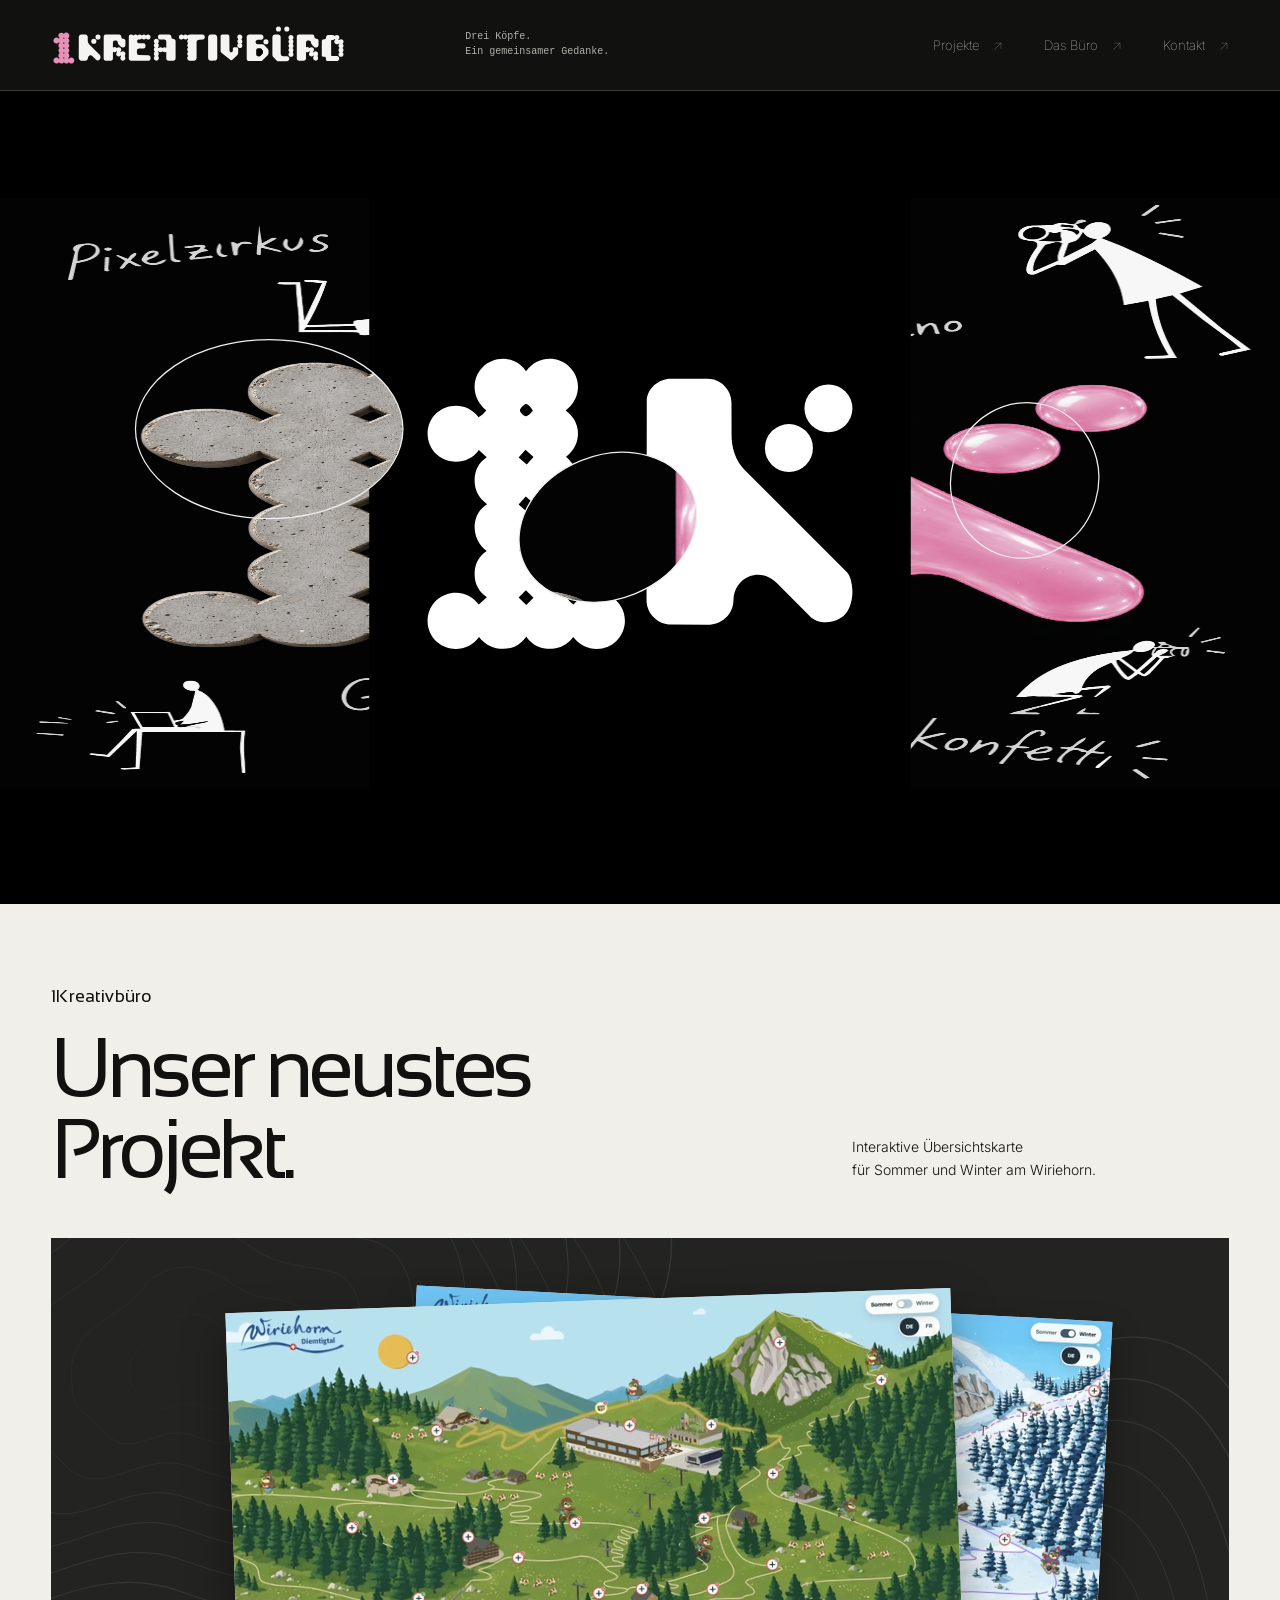
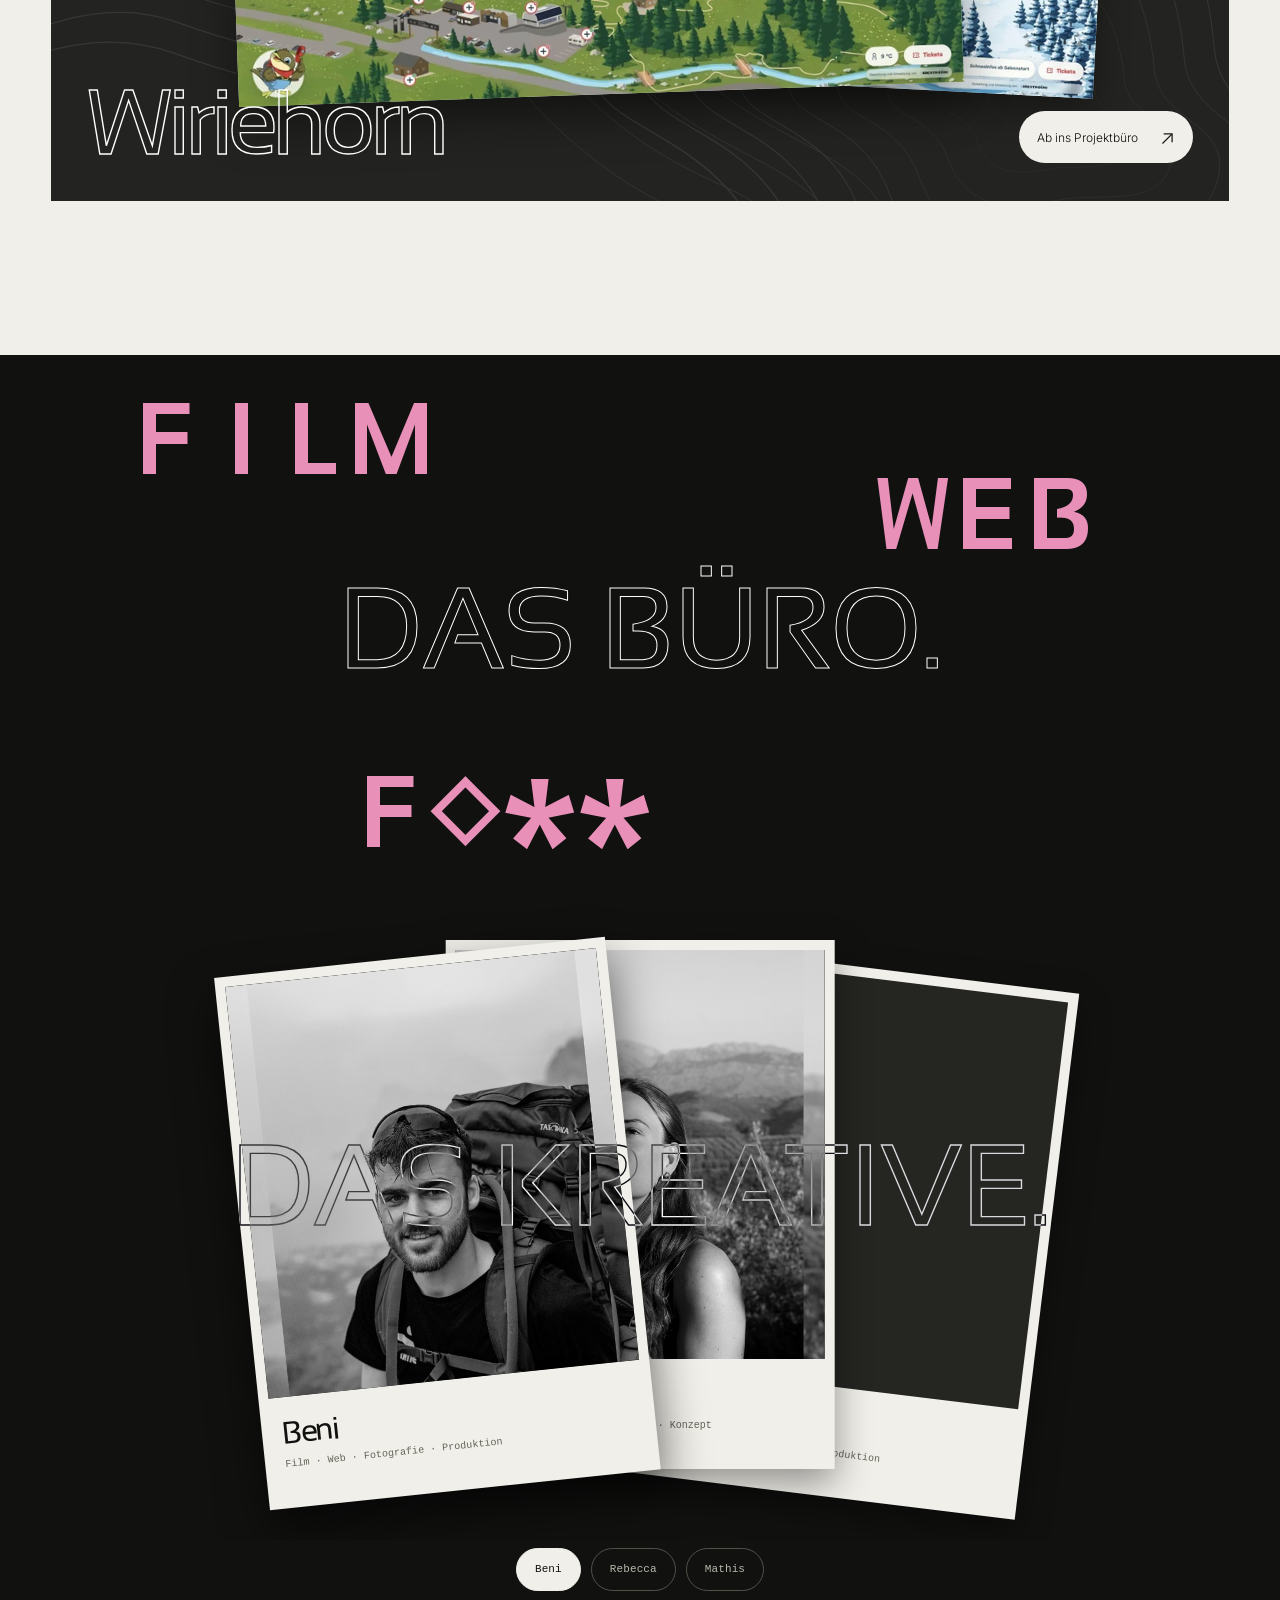
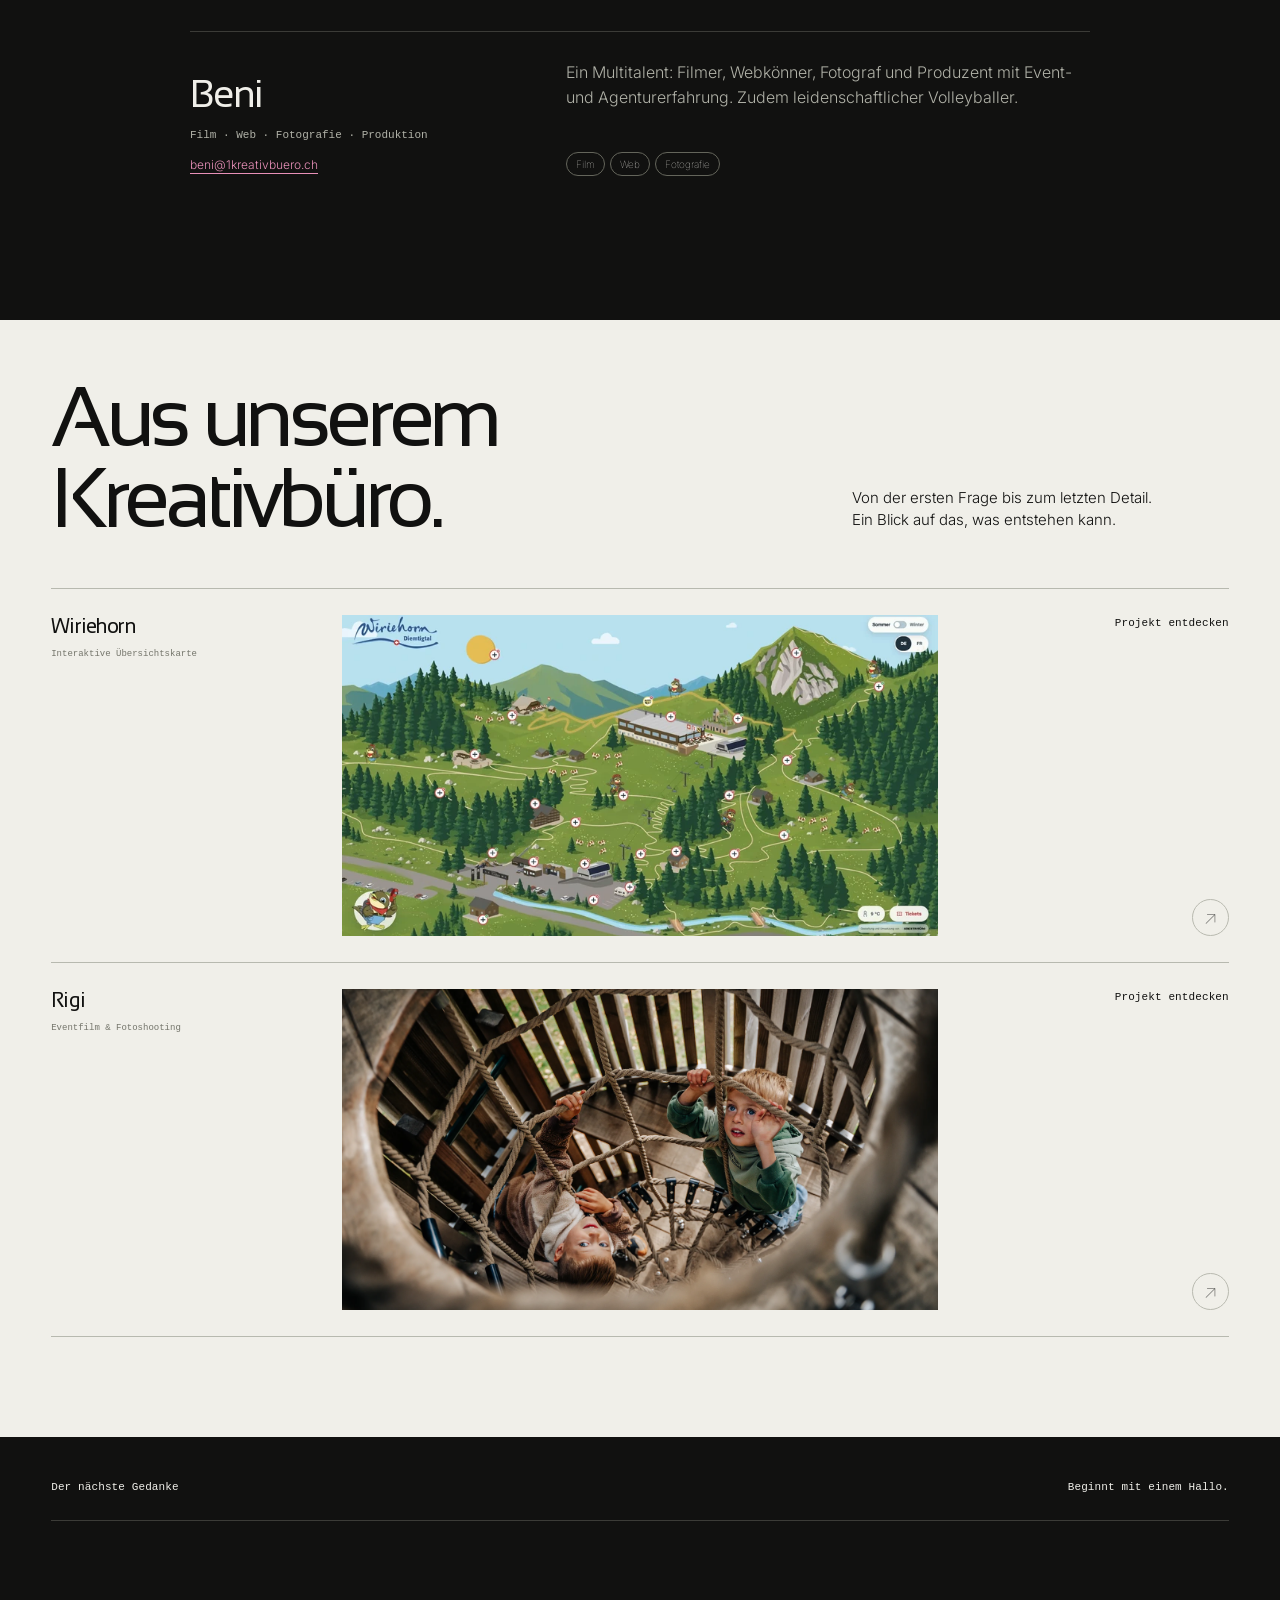
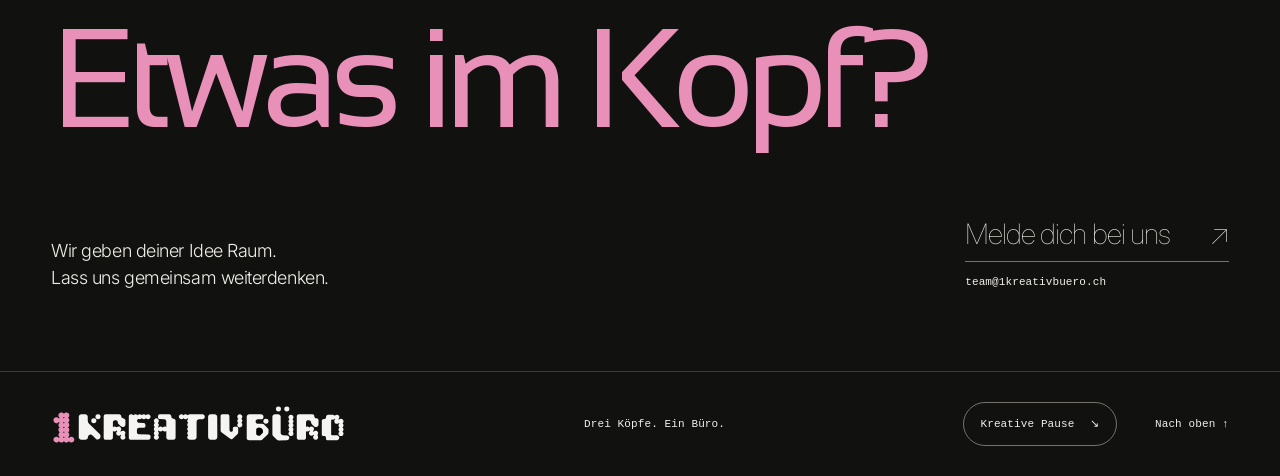
<file: index.html>
<!doctype html>
<html lang="de-CH">
<head>
  <meta charset="utf-8">
  <meta name="viewport" content="width=device-width, initial-scale=1">
  <meta name="description" content="1Kreativbüro: Beni, Rebecca und Mathis. Drei kreative Köpfe für Film, Fotografie, Illustration und Web. Entdecke unsere Projekte.">
  <meta name="theme-color" content="#111110">
  <title>1Kreativbüro — Drei Köpfe. Ein Büro.</title>
  <!-- SEO:START -->
  <link rel="canonical" href="https://1kreativbuero.ch/">
  <meta property="og:type" content="website">
  <meta property="og:site_name" content="1Kreativbüro">
  <meta property="og:locale" content="de_CH">
  <meta property="og:title" content="1Kreativbüro — Drei Köpfe. Ein Büro.">
  <meta property="og:description" content="1Kreativbüro: Beni, Rebecca und Mathis. Drei kreative Köpfe für Film, Fotografie, Illustration und Web. Entdecke unsere Projekte.">
  <meta property="og:url" content="https://1kreativbuero.ch/">
  <meta property="og:image" content="https://1kreativbuero.ch/assets/social/studio.jpg">
  <meta property="og:image:type" content="image/jpeg">
  <meta property="og:image:width" content="1200">
  <meta property="og:image:height" content="630">
  <meta property="og:image:alt" content="1Kreativbüro als farbige Materialbuchstaben auf schwarzem Hintergrund.">
  <meta name="twitter:card" content="summary_large_image">
  <meta name="twitter:title" content="1Kreativbüro — Drei Köpfe. Ein Büro.">
  <meta name="twitter:description" content="1Kreativbüro: Beni, Rebecca und Mathis. Drei kreative Köpfe für Film, Fotografie, Illustration und Web. Entdecke unsere Projekte.">
  <meta name="twitter:image" content="https://1kreativbuero.ch/assets/social/studio.jpg">
  <meta name="twitter:image:alt" content="1Kreativbüro als farbige Materialbuchstaben auf schwarzem Hintergrund.">
  <script type="application/ld+json">{
  "@context": "https://schema.org",
  "@type": "Organization",
  "@id": "https://1kreativbuero.ch/#organization",
  "name": "1Kreativbüro",
  "url": "https://1kreativbuero.ch/",
  "logo": "https://1kreativbuero.ch/assets/LogoNavbar.svg",
  "email": "team@1kreativbuero.ch",
  "description": "Drei kreative Köpfe für Film, Fotografie, Illustration und Web."
}</script>
  <!-- SEO:END -->
  <!-- Google tag (gtag.js) -->
<script async src="https://www.googletagmanager.com/gtag/js?id=G-DJLJV97510"></script>
<script>
  window.dataLayer = window.dataLayer || [];
  function gtag(){window.dataLayer.push(arguments);}
  gtag('js', new Date());

  gtag('config', 'G-DJLJV97510');
</script>
  <link rel="icon" href="assets/favicon.png" type="image/png">
  <link rel="preconnect" href="https://fonts.googleapis.com">
  <link rel="preconnect" href="https://fonts.gstatic.com" crossorigin>
  <link href="https://fonts.googleapis.com/css2?family=Inter:wght@100;300&amp;family=Sansation:ital,wght@0,300;0,400;0,700;1,300;1,400;1,700&amp;display=swap" rel="stylesheet">
  <link rel="stylesheet" href="styles.css?v=75">
  <!-- Gemeinsame Helfer und Daten vor den Seiten-Scripts laden. -->
  <script defer src="navigation.js?v=1"></script>
  <script defer src="shared.js?v=47"></script>
  <script defer src="content.js?v=70"></script>
  <script defer src="studio.js?v=63"></script>
  <script defer src="app.js?v=56"></script>
  <script defer src="background-motion.js?v=71"></script>
  <script defer src="hero-reveal.js?v=57"></script>
  <script defer src="creative-pause.js?v=4"></script>
</head>
<body>
  <a class="skip-link" href="#inhalt">Zum Inhalt</a>
  <header class="site-header">
    <a class="wordmark navbar-logo" href="/" aria-label="1Kreativbüro Startseite"><img src="assets/LogoNavbar.svg?v=3" alt="1Kreativbüro" width="842" height="113"></a>
    <span class="header-note">Drei Köpfe.<br>Ein gemeinsamer Gedanke.</span>
    <nav aria-label="Hauptnavigation"><a href="/#projekte">Projekte <span>↗</span></a><a href="/#buero">Das Büro <span>↗</span></a><a href="/kontakt">Kontakt <span>↗</span></a></nav>
  </header>

  <main id="inhalt">
    <section class="hero" aria-label="1Kreativbüro entdecken">
      <div class="hero-composition hero-reveal">
        <svg class="hero-reveal-stage" viewBox="0 0 1474.02 680.31" aria-labelledby="reveal-title reveal-description">
          <title id="reveal-title">1Kreativbüro entdecken</title>
          <desc id="reveal-description">Drei bewegliche Gucklöcher zeigen die bunten Buchstaben und Ideen unter dem weissen Logo. Fahre mit dem Cursor in ein Oval, um es mitzunehmen. Eine schnelle Bewegung löst es wieder. Auf Touch-Geräten kannst du die Ovale ziehen, mit der Tastatur die Pfeiltasten nutzen.</desc>
          <defs>
            <mask id="hero-reveal-mask" maskUnits="userSpaceOnUse" x="0" y="0" width="1474.02" height="680.31" style="mask-type: luminance">
              <rect width="1474.02" height="680.31" fill="white"/>
              <ellipse data-reveal-hole="0" cx="310" cy="255" rx="154" ry="103" fill="black"/>
              <ellipse data-reveal-hole="1" cx="700" cy="378" rx="103" ry="81" fill="black" transform="rotate(-22 700 378)"/>
              <ellipse data-reveal-hole="2" cx="1180" cy="324" rx="83" ry="88" fill="black" transform="rotate(16 1180 324)"/>
            </mask>
          </defs>
          <image href="assets/Background-3072.webp" width="1474.02" height="680.31" preserveAspectRatio="none"/>
          <image href="assets/LogoHeroOverlay.svg" width="1474.02" height="680.31" mask="url(#hero-reveal-mask)"/>
          <g class="hero-reveal-handles">
            <ellipse class="hero-reveal-handle" data-reveal-handle="0" cx="310" cy="255" rx="154" ry="103" tabindex="0" role="button" aria-label="Linkes Guckloch verschieben, mit Pfeiltasten oder Ziehen"/>
            <ellipse class="hero-reveal-handle" data-reveal-handle="1" cx="700" cy="378" rx="103" ry="81" transform="rotate(-22 700 378)" tabindex="0" role="button" aria-label="Mittleres Guckloch verschieben, mit Pfeiltasten oder Ziehen"/>
            <ellipse class="hero-reveal-handle" data-reveal-handle="2" cx="1180" cy="324" rx="83" ry="88" transform="rotate(16 1180 324)" tabindex="0" role="button" aria-label="Rechtes Guckloch verschieben, mit Pfeiltasten oder Ziehen"/>
          </g>
        </svg>
      </div>
    </section>

    <section class="featured section-pad" id="highlight" aria-labelledby="featured-title">
      <h1 class="hero-site-title" id="home-title">1Kreativbüro</h1>
      <div class="section-heading"><h2 id="featured-title">Unser neustes<br>Projekt.</h2><p>Interaktive Übersichtskarte<br>für Sommer und Winter am Wiriehorn.</p></div>
      <div class="feature-stage" id="feature-stage"></div>
    </section>

    <section class="about section-pad" id="buero" aria-labelledby="about-title">
      <div class="studio-story" id="studio-story" role="region" aria-label="Unsere drei Disziplinen: Foto, Film und Web">
        <div class="studio-scene" id="studio-scene">
          <div class="studio-grid" id="studio-grid" aria-hidden="true"></div>
          <h2 class="studio-title" id="about-title"><button class="studio-title-label" id="studio-title-label" type="button" aria-label="DAS BÜRO."><span aria-hidden="true">DAS BÜRO.</span></button></h2>
          <div class="studio-hotspot studio-hotspot-photo"><span class="sr-only">Foto</span><span class="studio-word" data-word="FOTO" aria-hidden="true">FOTO</span></div>
          <div class="studio-hotspot studio-hotspot-video"><span class="sr-only">Film</span><span class="studio-word" data-word="FILM" aria-hidden="true">FILM</span></div>
          <div class="studio-hotspot studio-hotspot-web"><span class="sr-only">Web</span><span class="studio-word" data-word="WEB" aria-hidden="true">WEB</span></div>
        </div>
      </div>
      <section class="creative" aria-labelledby="creative-title">
        <div class="people-deck" id="people-grid" role="group" aria-label="Die drei Köpfe im Kreativbüro"><h3 class="creative-title creative-title-fill" id="creative-title"><span>DAS KREATIVE.</span></h3></div>
        <div class="people-switches" id="people-switches" role="group" aria-label="Teammitglied auswählen"></div>
        <div class="person-panel" id="person-panel" role="region" aria-label="Die ausgewählte Perspektive" aria-live="polite" aria-atomic="true"></div>
      </section>
    </section>

    <section class="projects section-pad" id="projekte" aria-labelledby="projects-title">
      <div class="section-heading"><h2 id="projects-title">Aus unserem<br>Kreativbüro.</h2><p>Von der ersten Frage bis zum letzten Detail.<br>Ein Blick auf das, was entstehen kann.</p></div>
      <div class="project-list" id="project-list"></div>
    </section>


  </main>

  <footer class="site-footer">
    <section class="contact section-pad" id="kontakt" aria-labelledby="contact-title">
      <div class="section-label meta"><span>Der nächste Gedanke</span><span>Beginnt mit einem Hallo.</span></div>
      <h2 id="contact-title">Etwas im Kopf<span class="serif">?</span></h2>
      <div class="contact-bottom"><p>Wir geben deiner Idee Raum.<br>Lass uns gemeinsam weiterdenken.</p><div id="contact-action"><a class="contact-placeholder" href="/kontakt#kontaktformular">Melde dich bei uns <span aria-hidden="true">↗</span></a><a class="meta" href="mailto:team@1kreativbuero.ch" data-studio-email data-email-address>team@1kreativbuero.ch</a></div></div>
    </section>
  <div class="footer-bottom"><a class="wordmark navbar-logo" href="/" aria-label="1Kreativbüro Startseite"><img src="assets/LogoNavbar.svg?v=3" alt="1Kreativbüro" width="842" height="113" loading="lazy"></a><span class="meta">Drei Köpfe. Ein Büro.</span><div class="footer-actions"><button class="creative-pause-trigger meta" type="button" data-creative-pause aria-haspopup="dialog" hidden>Kreative Pause <span aria-hidden="true">↘</span></button><a href="#inhalt" class="meta">Nach oben ↑</a></div></div>
  </footer>
  <noscript><p class="noscript-note">Für die Projekt- und Teamübersicht bitte JavaScript aktivieren. Das Gestaltungskonzept und die Inhaltsvorlagen liegen auch im Projektordner unter docs.</p></noscript>
</body>
</html>
</file>
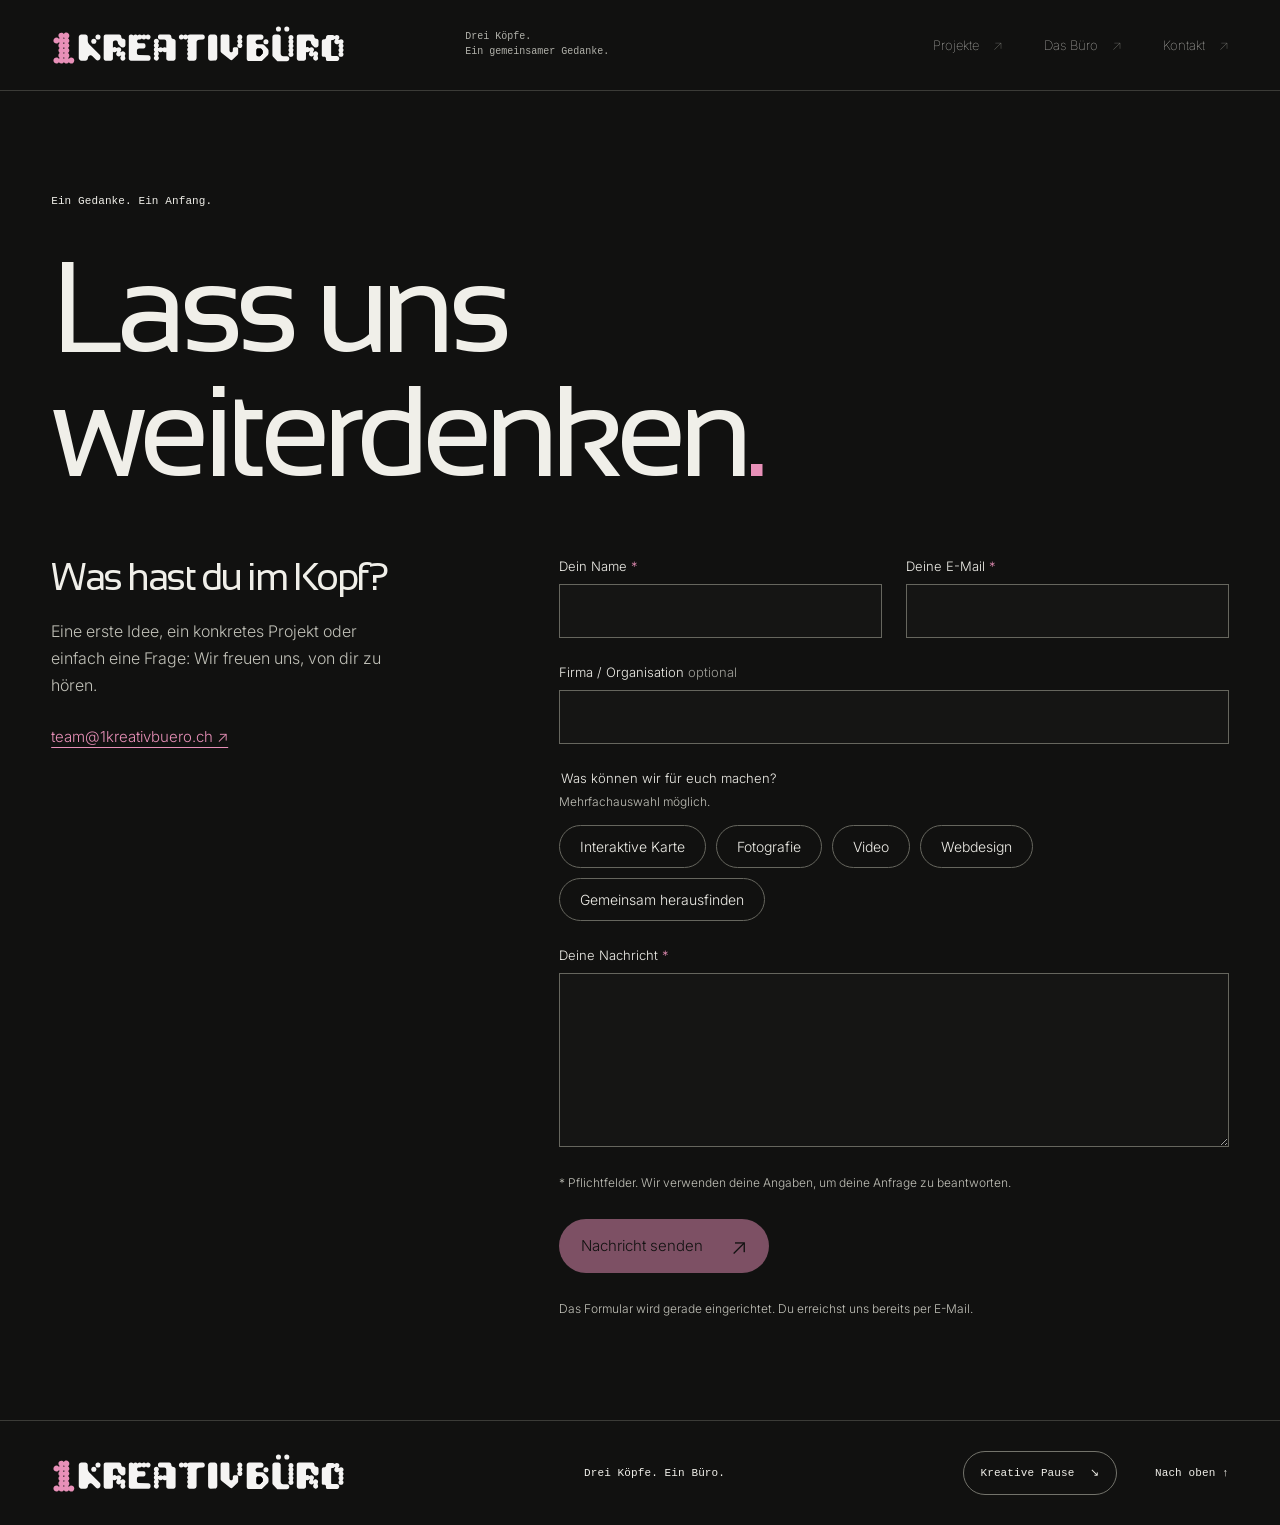
<file: kontakt.html>
<!doctype html>
<html lang="de-CH">
<head>
  <meta charset="utf-8">
  <meta name="viewport" content="width=device-width, initial-scale=1">
  <meta name="description" content="Eine Idee im Kopf? Schreib Beni, Rebecca und Mathis vom 1Kreativbüro. Gemeinsam geben wir deiner Idee eine Form.">
  <meta name="theme-color" content="#111110">
  <title>Kontakt — 1Kreativbüro</title>
  <!-- SEO:START -->
  <link rel="canonical" href="https://1kreativbuero.ch/kontakt">
  <meta property="og:type" content="website">
  <meta property="og:site_name" content="1Kreativbüro">
  <meta property="og:locale" content="de_CH">
  <meta property="og:title" content="Kontakt — 1Kreativbüro">
  <meta property="og:description" content="Eine Idee im Kopf? Schreib Beni, Rebecca und Mathis vom 1Kreativbüro. Gemeinsam geben wir deiner Idee eine Form.">
  <meta property="og:url" content="https://1kreativbuero.ch/kontakt">
  <meta property="og:image" content="https://1kreativbuero.ch/assets/social/studio.jpg">
  <meta property="og:image:type" content="image/jpeg">
  <meta property="og:image:width" content="1200">
  <meta property="og:image:height" content="630">
  <meta property="og:image:alt" content="1Kreativbüro als farbige Materialbuchstaben auf schwarzem Hintergrund.">
  <meta name="twitter:card" content="summary_large_image">
  <meta name="twitter:title" content="Kontakt — 1Kreativbüro">
  <meta name="twitter:description" content="Eine Idee im Kopf? Schreib Beni, Rebecca und Mathis vom 1Kreativbüro. Gemeinsam geben wir deiner Idee eine Form.">
  <meta name="twitter:image" content="https://1kreativbuero.ch/assets/social/studio.jpg">
  <meta name="twitter:image:alt" content="1Kreativbüro als farbige Materialbuchstaben auf schwarzem Hintergrund.">
  <!-- SEO:END -->
  <!-- Google tag (gtag.js) -->
<script async src="https://www.googletagmanager.com/gtag/js?id=G-DJLJV97510"></script>
<script>
  window.dataLayer = window.dataLayer || [];
  function gtag(){window.dataLayer.push(arguments);}
  gtag('js', new Date());

  gtag('config', 'G-DJLJV97510');
</script>
  <link rel="icon" href="assets/favicon.png" type="image/png">
  <link rel="preconnect" href="https://fonts.googleapis.com">
  <link rel="preconnect" href="https://fonts.gstatic.com" crossorigin>
  <link href="https://fonts.googleapis.com/css2?family=Inter:wght@100;300&amp;family=Sansation:ital,wght@0,300;0,400;0,700;1,300;1,400;1,700&amp;display=swap" rel="stylesheet">
  <link rel="stylesheet" href="styles.css?v=75">
  <script defer src="navigation.js?v=1"></script>
  <script defer src="content.js?v=70"></script>
  <script defer src="contact.js?v=68"></script>
  <script defer src="background-motion.js?v=71"></script>
  <script defer src="creative-pause.js?v=4"></script>
</head>
<body class="contact-page">
  <a class="skip-link" href="#inhalt">Zum Inhalt</a>
  <header class="site-header">
    <a class="wordmark navbar-logo" href="/" aria-label="1Kreativbüro Startseite"><img src="assets/LogoNavbar.svg?v=3" alt="1Kreativbüro" width="842" height="113"></a>
    <span class="header-note">Drei Köpfe.<br>Ein gemeinsamer Gedanke.</span>
    <nav aria-label="Hauptnavigation"><a href="/#projekte">Projekte <span>↗</span></a><a href="/#buero">Das Büro <span>↗</span></a><a href="/kontakt">Kontakt <span>↗</span></a></nav>
  </header>
  <main id="inhalt" class="contact-page-main">
    <section class="contact-intro section-pad" aria-labelledby="contact-page-title">
      <p class="meta">Ein Gedanke. Ein Anfang.</p>
      <h1 id="contact-page-title">Lass uns<br>weiterdenken<span>.</span></h1>
      <div class="contact-form-layout">
        <div class="contact-form-copy">
          <h2>Was hast du im Kopf?</h2>
          <p>Eine erste Idee, ein konkretes Projekt oder einfach eine Frage: Wir freuen uns, von dir zu hören.</p>
          <a class="contact-direct" href="mailto:team@1kreativbuero.ch">team@1kreativbuero.ch ↗</a>
        </div>
        <form class="contact-form" id="kontaktformular" method="post" aria-label="Kontaktformular" aria-describedby="form-note">
          <div class="form-pair">
            <div class="form-field"><label for="contact-name">Dein Name <span aria-hidden="true">*</span></label><input id="contact-name" name="name" autocomplete="name" maxlength="120" required></div>
            <div class="form-field"><label for="contact-email">Deine E-Mail <span aria-hidden="true">*</span></label><input id="contact-email" name="email" type="email" autocomplete="email" maxlength="254" required></div>
          </div>
          <div class="form-field"><label for="contact-company">Firma / Organisation <span class="muted">optional</span></label><input id="contact-company" name="company" autocomplete="organization" maxlength="160"></div>
          <fieldset class="form-services">
            <legend>Was können wir für euch machen?</legend>
            <p class="form-services-note">Mehrfachauswahl möglich.</p>
            <div class="form-service-options">
              <label class="form-service"><input type="checkbox" name="services[]" value="Interaktive Karte"><span>Interaktive Karte</span></label>
              <label class="form-service"><input type="checkbox" name="services[]" value="Fotografie"><span>Fotografie</span></label>
              <label class="form-service"><input type="checkbox" name="services[]" value="Video"><span>Video</span></label>
              <label class="form-service"><input type="checkbox" name="services[]" value="Webdesign"><span>Webdesign</span></label>
              <label class="form-service"><input type="checkbox" name="services[]" value="Gemeinsam herausfinden"><span>Gemeinsam herausfinden</span></label>
            </div>
          </fieldset>
          <div class="form-field"><label for="contact-message">Deine Nachricht <span aria-hidden="true">*</span></label><textarea id="contact-message" name="message" rows="6" maxlength="6000" required></textarea></div>
          <div class="form-honeypot" aria-hidden="true"><label for="contact-website">Website</label><input id="contact-website" name="website" tabindex="-1" autocomplete="off"></div>
          <p class="form-note" id="form-note">* Pflichtfelder. Wir verwenden deine Angaben, um deine Anfrage zu beantworten.</p>
          <button class="form-submit" type="submit" disabled>Nachricht senden <span aria-hidden="true">↗</span></button>
          <p class="form-status" id="form-status" role="status" aria-live="polite">Das Formular wird gerade eingerichtet. Du erreichst uns bereits per E-Mail.</p>
          <noscript><p>Bitte schreib uns direkt an <a href="mailto:team@1kreativbuero.ch">team@1kreativbuero.ch</a>.</p></noscript>
        </form>
      </div>
    </section>
  </main>
  <footer class="site-footer">
  <div class="footer-bottom"><a class="wordmark navbar-logo" href="/" aria-label="1Kreativbüro Startseite"><img src="assets/LogoNavbar.svg?v=3" alt="1Kreativbüro" width="842" height="113" loading="lazy"></a><span class="meta">Drei Köpfe. Ein Büro.</span><div class="footer-actions"><button class="creative-pause-trigger meta" type="button" data-creative-pause aria-haspopup="dialog" hidden>Kreative Pause <span aria-hidden="true">↘</span></button><a href="#inhalt" class="meta">Nach oben ↑</a></div></div>
  </footer>
</body>
</html>
</file>
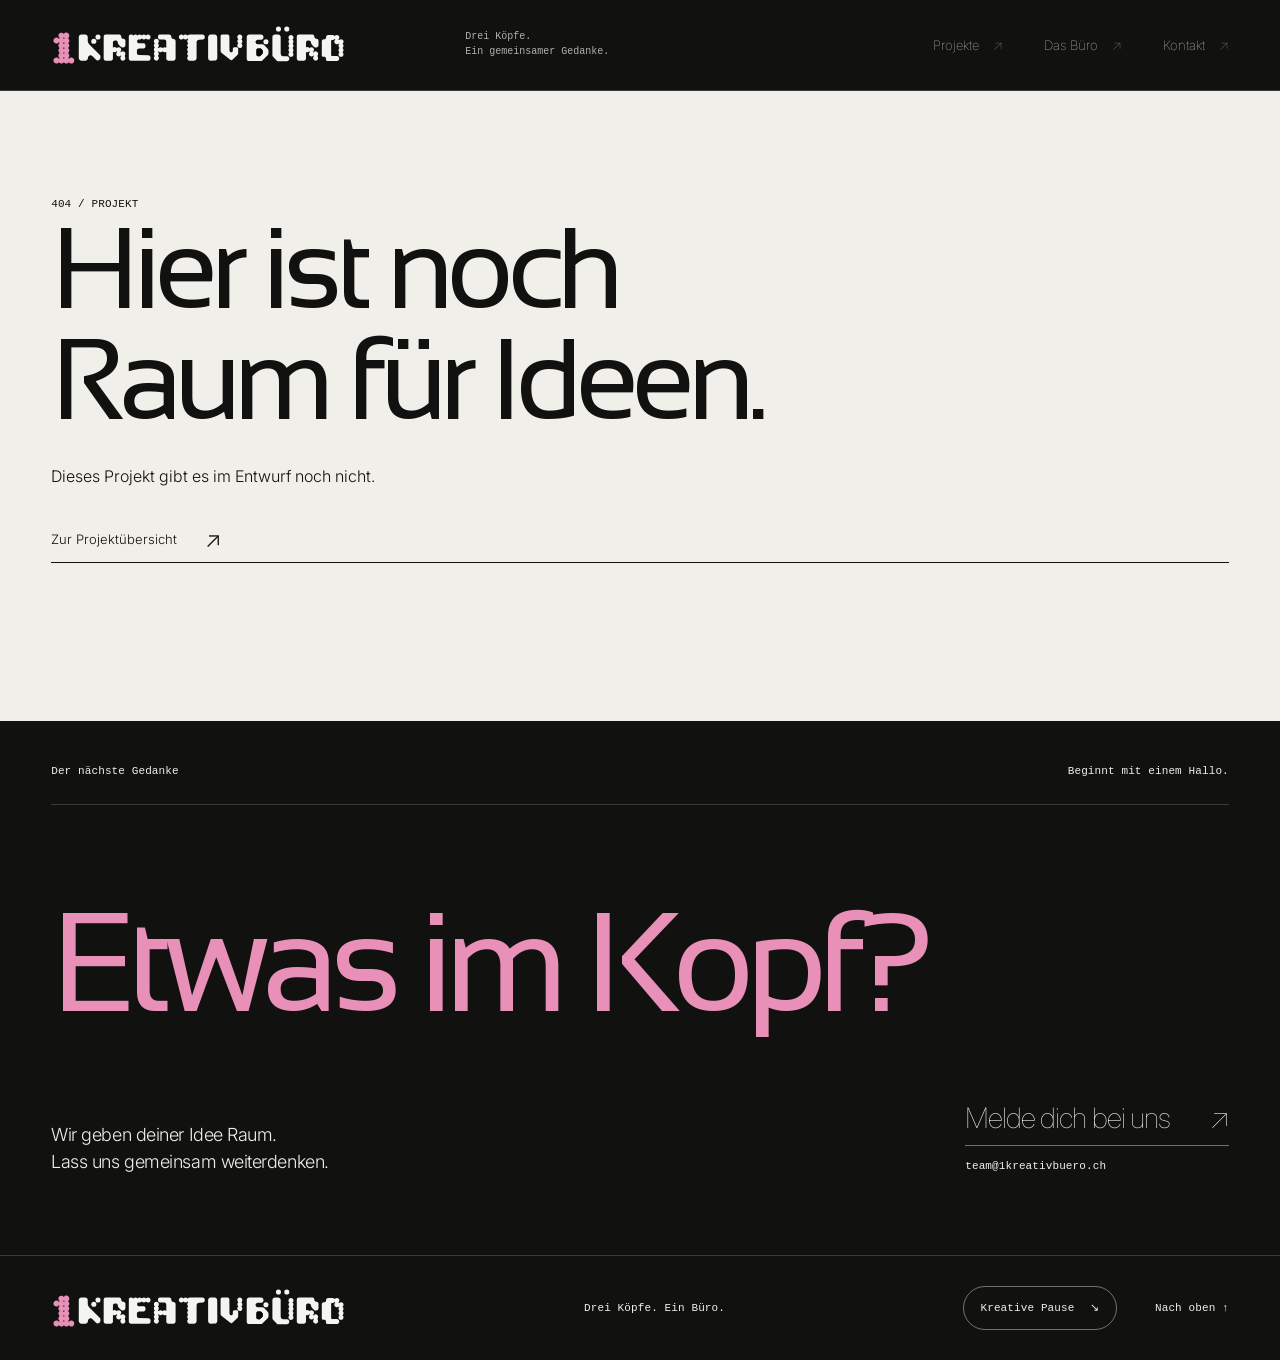
<file: projekt-rigi.html>
<!doctype html>
<html lang="de-CH">
<head>
  <meta charset="utf-8">
  <meta name="viewport" content="width=device-width, initial-scale=1">
  <meta name="description" content="Rigi: Ein Eventfilm von unterwegs und neue Bilder für das Familienangebot in Rigi Kaltbad.">
  <meta name="theme-color" content="#f0efe9">
  <title>Rigi – Eventfilm &amp; Fotoshooting — 1Kreativbüro</title>
  <!-- SEO:START -->
  <link rel="canonical" href="https://1kreativbuero.ch/projekte/rigi">
  <meta property="og:type" content="website">
  <meta property="og:site_name" content="1Kreativbüro">
  <meta property="og:locale" content="de_CH">
  <meta property="og:title" content="Rigi – Eventfilm &amp; Fotoshooting — 1Kreativbüro">
  <meta property="og:description" content="Rigi: Ein Eventfilm von unterwegs und neue Bilder für das Familienangebot in Rigi Kaltbad.">
  <meta property="og:url" content="https://1kreativbuero.ch/projekte/rigi">
  <meta property="og:image" content="https://1kreativbuero.ch/assets/social/rigi.jpg">
  <meta property="og:image:type" content="image/jpeg">
  <meta property="og:image:width" content="1200">
  <meta property="og:image:height" content="630">
  <meta property="og:image:alt" content="Zwei Kinder klettern in einem Seilnetz, fotografiert durch eine runde Öffnung im Holzturm.">
  <meta name="twitter:card" content="summary_large_image">
  <meta name="twitter:title" content="Rigi – Eventfilm &amp; Fotoshooting — 1Kreativbüro">
  <meta name="twitter:description" content="Rigi: Ein Eventfilm von unterwegs und neue Bilder für das Familienangebot in Rigi Kaltbad.">
  <meta name="twitter:image" content="https://1kreativbuero.ch/assets/social/rigi.jpg">
  <meta name="twitter:image:alt" content="Zwei Kinder klettern in einem Seilnetz, fotografiert durch eine runde Öffnung im Holzturm.">
  <!-- SEO:END -->
  <!-- Google tag (gtag.js) -->
<script async src="https://www.googletagmanager.com/gtag/js?id=G-DJLJV97510"></script>
<script>
  window.dataLayer = window.dataLayer || [];
  function gtag(){window.dataLayer.push(arguments);}
  gtag('js', new Date());

  gtag('config', 'G-DJLJV97510');
</script>
  <script>
    // Relative Ressourcen funktionieren sowohl direkt als Datei als auch unter /projekte/….
    if (/\/projekte\/[a-z0-9-]+\/?$/.test(window.location.pathname)) {
      const base = document.createElement('base');
      base.href = new URL(window.location.pathname.endsWith('/') ? '../../' : '../', window.location.href).href;
      document.head.append(base);
    }
  </script>
  <link rel="icon" href="assets/favicon.png" type="image/png">
  <link rel="preconnect" href="https://fonts.googleapis.com">
  <link rel="preconnect" href="https://fonts.gstatic.com" crossorigin>
  <link href="https://fonts.googleapis.com/css2?family=Inter:wght@100;300&amp;family=Sansation:ital,wght@0,300;0,400;0,700;1,300;1,400;1,700&amp;display=swap" rel="stylesheet">
  <link rel="stylesheet" href="styles.css?v=75">
  <!-- Gemeinsame Helfer und Daten vor den Seiten-Scripts laden. -->
  <script defer src="navigation.js?v=1"></script>
  <script defer src="shared.js?v=47"></script>
  <script defer src="content.js?v=70"></script>
  <script defer src="wiriehorn.js?v=76"></script>
  <script defer src="app.js?v=56"></script>
  <script defer src="background-motion.js?v=71"></script>
  <script defer src="creative-pause.js?v=4"></script>
</head>
<body class="project-page">
  <a class="skip-link" href="#inhalt">Zum Inhalt</a>
  <header class="site-header">
    <a class="wordmark navbar-logo" href="/" aria-label="1Kreativbüro Startseite"><img src="assets/LogoNavbar.svg?v=3" alt="1Kreativbüro" width="842" height="113"></a>
    <span class="header-note">Drei Köpfe.<br>Ein gemeinsamer Gedanke.</span>
    <nav aria-label="Hauptnavigation"><a href="/#projekte">Projekte <span>↗</span></a><a href="/#buero">Das Büro <span>↗</span></a><a href="/kontakt">Kontakt <span>↗</span></a></nav>
  </header>
  <main id="inhalt" class="case-main"><div id="case-content"></div></main>
  <footer class="site-footer">
    <section class="contact section-pad" id="kontakt" aria-labelledby="contact-title">
      <div class="section-label meta"><span>Der nächste Gedanke</span><span>Beginnt mit einem Hallo.</span></div>
      <h2 id="contact-title">Etwas im Kopf<span class="serif">?</span></h2>
      <div class="contact-bottom"><p>Wir geben deiner Idee Raum.<br>Lass uns gemeinsam weiterdenken.</p><div id="contact-action"><a class="contact-placeholder" href="/kontakt#kontaktformular">Melde dich bei uns <span aria-hidden="true">↗</span></a><a class="meta" href="mailto:team@1kreativbuero.ch" data-studio-email data-email-address>team@1kreativbuero.ch</a></div></div>
    </section>
  <div class="footer-bottom"><a class="wordmark navbar-logo" href="/" aria-label="1Kreativbüro Startseite"><img src="assets/LogoNavbar.svg?v=3" alt="1Kreativbüro" width="842" height="113" loading="lazy"></a><span class="meta">Drei Köpfe. Ein Büro.</span><div class="footer-actions"><button class="creative-pause-trigger meta" type="button" data-creative-pause aria-haspopup="dialog" hidden>Kreative Pause <span aria-hidden="true">↘</span></button><a href="#inhalt" class="meta">Nach oben ↑</a></div></div>
  </footer>
  <noscript><p class="noscript-note">Bitte JavaScript aktivieren, um die Projektvorlage anzuzeigen. <a href="/#projekte">Zurück zur Übersicht</a></p></noscript>
</body>
</html>
</file>
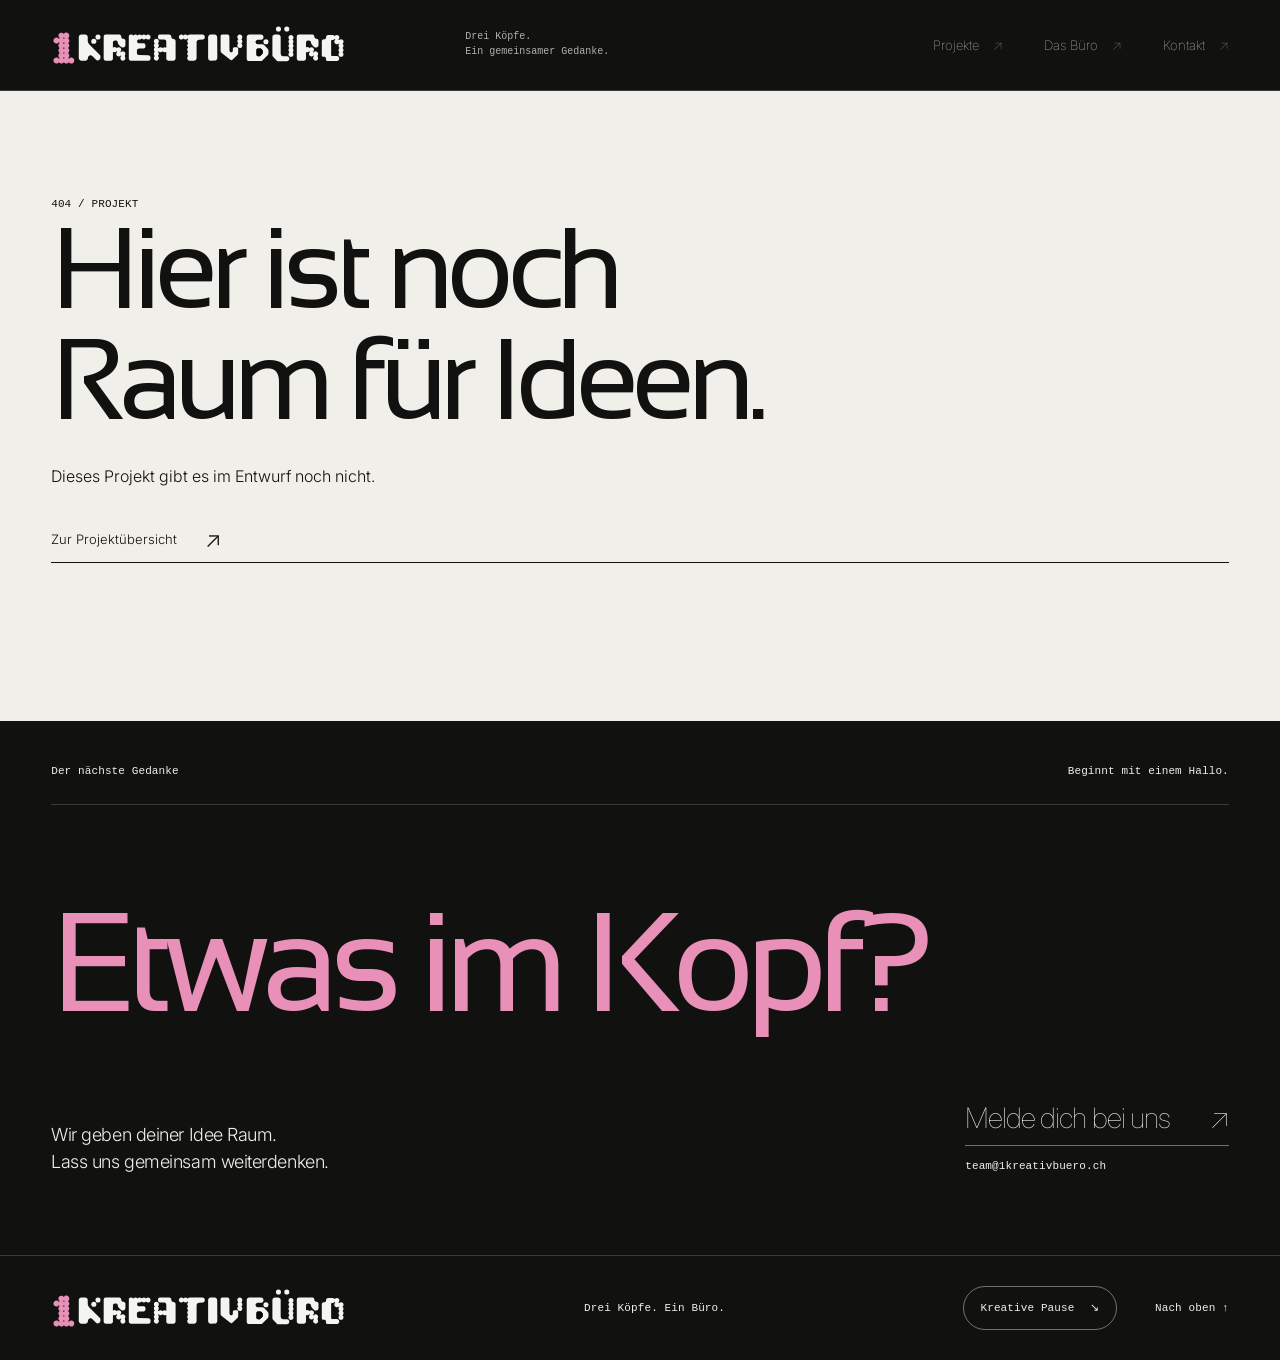
<file: projekt-wiriehorn.html>
<!doctype html>
<html lang="de-CH">
<head>
  <meta charset="utf-8">
  <meta name="viewport" content="width=device-width, initial-scale=1">
  <meta name="description" content="Von der ersten Skizze zur interaktiven Wiriehorn-Erlebniskarte: Illustration, Sommer und Winter, Betriebsinformationen und 360°-Panoramen.">
  <meta name="theme-color" content="#f0efe9">
  <title>Wiriehorn – Eine Bergwelt wird interaktiv. — 1Kreativbüro</title>
  <!-- SEO:START -->
  <link rel="canonical" href="https://1kreativbuero.ch/projekte/wiriehorn">
  <meta property="og:type" content="website">
  <meta property="og:site_name" content="1Kreativbüro">
  <meta property="og:locale" content="de_CH">
  <meta property="og:title" content="Wiriehorn – Eine Bergwelt wird interaktiv. — 1Kreativbüro">
  <meta property="og:description" content="Von der ersten Skizze zur interaktiven Wiriehorn-Erlebniskarte: Illustration, Sommer und Winter, Betriebsinformationen und 360°-Panoramen.">
  <meta property="og:url" content="https://1kreativbuero.ch/projekte/wiriehorn">
  <meta property="og:image" content="https://1kreativbuero.ch/assets/social/wiriehorn.jpg">
  <meta property="og:image:type" content="image/jpeg">
  <meta property="og:image:width" content="1200">
  <meta property="og:image:height" content="630">
  <meta property="og:image:alt" content="Illustrierte Sommer-Erlebniskarte des Wiriehorns.">
  <meta name="twitter:card" content="summary_large_image">
  <meta name="twitter:title" content="Wiriehorn – Eine Bergwelt wird interaktiv. — 1Kreativbüro">
  <meta name="twitter:description" content="Von der ersten Skizze zur interaktiven Wiriehorn-Erlebniskarte: Illustration, Sommer und Winter, Betriebsinformationen und 360°-Panoramen.">
  <meta name="twitter:image" content="https://1kreativbuero.ch/assets/social/wiriehorn.jpg">
  <meta name="twitter:image:alt" content="Illustrierte Sommer-Erlebniskarte des Wiriehorns.">
  <!-- SEO:END -->
  <!-- Google tag (gtag.js) -->
<script async src="https://www.googletagmanager.com/gtag/js?id=G-DJLJV97510"></script>
<script>
  window.dataLayer = window.dataLayer || [];
  function gtag(){window.dataLayer.push(arguments);}
  gtag('js', new Date());

  gtag('config', 'G-DJLJV97510');
</script>
  <script>
    // Relative Ressourcen funktionieren sowohl direkt als Datei als auch unter /projekte/….
    if (/\/projekte\/[a-z0-9-]+\/?$/.test(window.location.pathname)) {
      const base = document.createElement('base');
      base.href = new URL(window.location.pathname.endsWith('/') ? '../../' : '../', window.location.href).href;
      document.head.append(base);
    }
  </script>
  <link rel="icon" href="assets/favicon.png" type="image/png">
  <link rel="preconnect" href="https://fonts.googleapis.com">
  <link rel="preconnect" href="https://fonts.gstatic.com" crossorigin>
  <link href="https://fonts.googleapis.com/css2?family=Inter:wght@100;300&amp;family=Sansation:ital,wght@0,300;0,400;0,700;1,300;1,400;1,700&amp;display=swap" rel="stylesheet">
  <link rel="stylesheet" href="styles.css?v=75">
  <!-- Gemeinsame Helfer und Daten vor den Seiten-Scripts laden. -->
  <script defer src="navigation.js?v=1"></script>
  <script defer src="shared.js?v=47"></script>
  <script defer src="content.js?v=70"></script>
  <script defer src="wiriehorn.js?v=76"></script>
  <script defer src="app.js?v=56"></script>
  <script defer src="background-motion.js?v=71"></script>
  <script defer src="creative-pause.js?v=4"></script>
</head>
<body class="project-page">
  <a class="skip-link" href="#inhalt">Zum Inhalt</a>
  <header class="site-header">
    <a class="wordmark navbar-logo" href="/" aria-label="1Kreativbüro Startseite"><img src="assets/LogoNavbar.svg?v=3" alt="1Kreativbüro" width="842" height="113"></a>
    <span class="header-note">Drei Köpfe.<br>Ein gemeinsamer Gedanke.</span>
    <nav aria-label="Hauptnavigation"><a href="/#projekte">Projekte <span>↗</span></a><a href="/#buero">Das Büro <span>↗</span></a><a href="/kontakt">Kontakt <span>↗</span></a></nav>
  </header>
  <main id="inhalt" class="case-main"><div id="case-content"></div></main>
  <footer class="site-footer">
    <section class="contact section-pad" id="kontakt" aria-labelledby="contact-title">
      <div class="section-label meta"><span>Der nächste Gedanke</span><span>Beginnt mit einem Hallo.</span></div>
      <h2 id="contact-title">Etwas im Kopf<span class="serif">?</span></h2>
      <div class="contact-bottom"><p>Wir geben deiner Idee Raum.<br>Lass uns gemeinsam weiterdenken.</p><div id="contact-action"><a class="contact-placeholder" href="/kontakt#kontaktformular">Melde dich bei uns <span aria-hidden="true">↗</span></a><a class="meta" href="mailto:team@1kreativbuero.ch" data-studio-email data-email-address>team@1kreativbuero.ch</a></div></div>
    </section>
  <div class="footer-bottom"><a class="wordmark navbar-logo" href="/" aria-label="1Kreativbüro Startseite"><img src="assets/LogoNavbar.svg?v=3" alt="1Kreativbüro" width="842" height="113" loading="lazy"></a><span class="meta">Drei Köpfe. Ein Büro.</span><div class="footer-actions"><button class="creative-pause-trigger meta" type="button" data-creative-pause aria-haspopup="dialog" hidden>Kreative Pause <span aria-hidden="true">↘</span></button><a href="#inhalt" class="meta">Nach oben ↑</a></div></div>
  </footer>
  <noscript><p class="noscript-note">Bitte JavaScript aktivieren, um die Projektvorlage anzuzeigen. <a href="/#projekte">Zurück zur Übersicht</a></p></noscript>
</body>
</html>
</file>
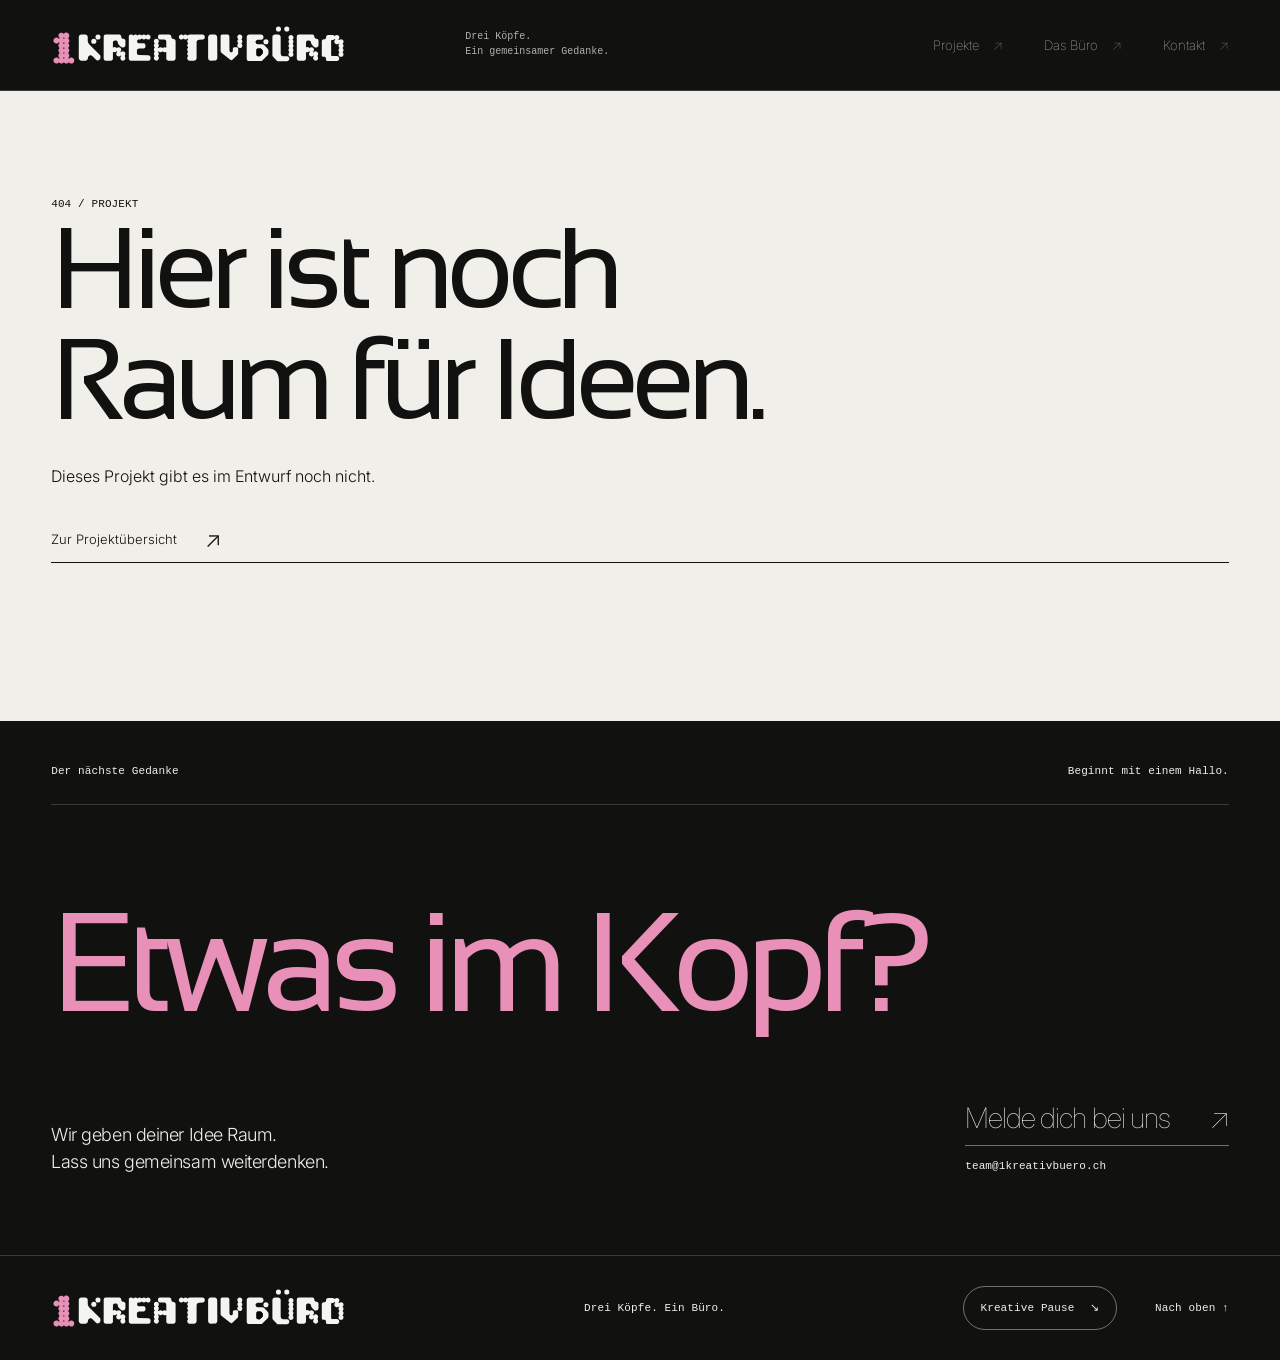
<file: projekt.html>
<!doctype html>
<html lang="de-CH">
<head>
  <meta charset="utf-8">
  <meta name="viewport" content="width=device-width, initial-scale=1">
  <meta name="description" content="Vom ersten Gedanken zum fertigen Projekt. Ein Einblick in die Entstehung bei 1Kreativbüro.">
  <meta name="theme-color" content="#f0efe9">
  <title>Projekt — 1Kreativbüro</title>
  <!-- Google tag (gtag.js) -->
<script async src="https://www.googletagmanager.com/gtag/js?id=G-DJLJV97510"></script>
<script>
  window.dataLayer = window.dataLayer || [];
  function gtag(){window.dataLayer.push(arguments);}
  gtag('js', new Date());

  gtag('config', 'G-DJLJV97510');
</script>
  <script>
    // Relative Ressourcen funktionieren sowohl direkt als Datei als auch unter /projekte/….
    if (/\/projekte\/[a-z0-9-]+\/?$/.test(window.location.pathname)) {
      const base = document.createElement('base');
      base.href = new URL(window.location.pathname.endsWith('/') ? '../../' : '../', window.location.href).href;
      document.head.append(base);
    }
  </script>
  <link rel="icon" href="assets/favicon.png" type="image/png">
  <link rel="preconnect" href="https://fonts.googleapis.com">
  <link rel="preconnect" href="https://fonts.gstatic.com" crossorigin>
  <link href="https://fonts.googleapis.com/css2?family=Inter:wght@100;300&amp;family=Sansation:ital,wght@0,300;0,400;0,700;1,300;1,400;1,700&amp;display=swap" rel="stylesheet">
  <link rel="stylesheet" href="styles.css?v=75">
  <!-- Gemeinsame Helfer und Daten vor den Seiten-Scripts laden. -->
  <script defer src="navigation.js?v=1"></script>
  <script defer src="shared.js?v=47"></script>
  <script defer src="content.js?v=70"></script>
  <script defer src="wiriehorn.js?v=76"></script>
  <script defer src="app.js?v=56"></script>
  <script defer src="background-motion.js?v=71"></script>
  <script defer src="creative-pause.js?v=4"></script>
</head>
<body class="project-page">
  <a class="skip-link" href="#inhalt">Zum Inhalt</a>
  <header class="site-header">
    <a class="wordmark navbar-logo" href="/" aria-label="1Kreativbüro Startseite"><img src="assets/LogoNavbar.svg?v=3" alt="1Kreativbüro" width="842" height="113"></a>
    <span class="header-note">Drei Köpfe.<br>Ein gemeinsamer Gedanke.</span>
    <nav aria-label="Hauptnavigation"><a href="/#projekte">Projekte <span>↗</span></a><a href="/#buero">Das Büro <span>↗</span></a><a href="/kontakt">Kontakt <span>↗</span></a></nav>
  </header>
  <main id="inhalt" class="case-main"><div id="case-content"></div></main>
  <footer class="site-footer">
    <section class="contact section-pad" id="kontakt" aria-labelledby="contact-title">
      <div class="section-label meta"><span>Der nächste Gedanke</span><span>Beginnt mit einem Hallo.</span></div>
      <h2 id="contact-title">Etwas im Kopf<span class="serif">?</span></h2>
      <div class="contact-bottom"><p>Wir geben deiner Idee Raum.<br>Lass uns gemeinsam weiterdenken.</p><div id="contact-action"><a class="contact-placeholder" href="/kontakt#kontaktformular">Melde dich bei uns <span aria-hidden="true">↗</span></a><a class="meta" href="mailto:team@1kreativbuero.ch" data-studio-email data-email-address>team@1kreativbuero.ch</a></div></div>
    </section>
  <div class="footer-bottom"><a class="wordmark navbar-logo" href="/" aria-label="1Kreativbüro Startseite"><img src="assets/LogoNavbar.svg?v=3" alt="1Kreativbüro" width="842" height="113" loading="lazy"></a><span class="meta">Drei Köpfe. Ein Büro.</span><div class="footer-actions"><button class="creative-pause-trigger meta" type="button" data-creative-pause aria-haspopup="dialog" hidden>Kreative Pause <span aria-hidden="true">↘</span></button><a href="#inhalt" class="meta">Nach oben ↑</a></div></div>
  </footer>
  <noscript><p class="noscript-note">Bitte JavaScript aktivieren, um die Projektvorlage anzuzeigen. <a href="/#projekte">Zurück zur Übersicht</a></p></noscript>
</body>
</html>
</file>
<file: styles.css>
@view-transition { navigation: auto; }

:root { --ink: #111110; --pink: #e890b8; --paper: #f0efe9; --muted: #a0a09a; --line: #cdcdc5; --dark-line: #3b3b37; --gutter: clamp(22px, 4vw, 80px); --title-font: "Sansation", sans-serif; --sans: 'Inter', sans-serif; --mono: 'SFMono-Regular', Consolas, 'Liberation Mono', monospace; }
* { box-sizing: border-box; }
html { scroll-behavior: smooth; scroll-padding-top: 92px; }
body { margin: 0; background: var(--paper); color: var(--ink); font-family: var(--sans); font-optical-sizing: auto; font-weight: 100; font-style: normal; -webkit-font-smoothing: antialiased; }
body, h1, h2, h3, p, figure { margin: 0; }
/* Nur während einer Mausspur ersetzt die Farbtextur kurz die nativen Flächen. */
body.has-fluid-background { isolation: isolate; }
.site-background { position: fixed; inset: 0; width: 100%; height: 100%; z-index: -1; pointer-events: none; }
.has-fluid-background .has-fluid-surface { background-color: transparent !important; }
a { color: inherit; text-decoration: none; }
button { font: inherit; color: inherit; border: 0; cursor: pointer; }
button, a { -webkit-tap-highlight-color: transparent; }
button:focus-visible, a:focus-visible, summary:focus-visible { outline: 2px solid currentColor; outline-offset: 6px; }
img { display: block; width: 100%; }
::selection { color: var(--paper); background: #575952; }
h1, h2, h3 { letter-spacing: -.065em; line-height: .97; }
h1, h2, h3, h4, h5, h6 { font-family: var(--title-font); font-weight: 400; font-style: normal; }
.meta { font-family: var(--mono); font-size: 11px; font-weight: 400; line-height: 1.55; letter-spacing: .01em; }
.muted { color: var(--muted); }
.serif { font-family: Georgia, 'Times New Roman', serif; font-weight: 400; font-style: italic; }
.skip-link { position: fixed; top: -80px; left: 20px; padding: 15px; background: var(--paper); color: var(--ink); z-index: 100; }
.skip-link:focus { top: 12px; }
.section-pad { padding: 42px var(--gutter) 100px; }
.site-header { background: var(--ink); color: var(--paper); display: flex; align-items: center; justify-content: space-between; padding: 25px var(--gutter); gap: 30px; border-bottom: 1px solid var(--dark-line); position: relative; z-index: 10; }
.wordmark { font-size: clamp(20px, 2.2vw, 30px); font-weight: 600; letter-spacing: -.065em; white-space: nowrap; }
.wordmark-one { display: inline-block; margin-right: 4px; font-weight: 800; }
.wordmark-dot { display: inline-block; font-size: 7px; vertical-align: top; padding: 5px 0 0 5px; }
.header-note { font-family: var(--mono); font-size: 10px; line-height: 1.45; color: #b1b1aa; margin-right: auto; margin-left: 7vw; }
.site-header nav { display: flex; align-items: center; gap: clamp(20px, 3.2vw, 58px); font-size: 13px; }
.site-header nav a { display: flex; gap: 14px; padding: 6px 0; }
.site-header nav a span { color: #a0a09a; transition: transform .2s; }
.site-header nav a:hover span { transform: translate(2px, -2px); }
.hero { min-height: 780px; min-height: clamp(700px, calc(100svh - 87px), 1050px); padding: 25px var(--gutter) 30px; background: var(--ink); color: var(--paper); display: flex; flex-direction: column; overflow: hidden; }

.hero-composition { width: 100%; min-height: 390px; height: min(40vw, 630px); position: relative; margin: auto 0; }

.text-link { display: flex; align-items: center; gap: 28px; font-size: 13px; padding: 10px 0; border-bottom: 1px solid currentColor; }
.text-link span { font-size: 22px; }
.section-label { display: flex; justify-content: space-between; gap: 25px; padding-bottom: 24px; border-bottom: 1px solid var(--line); }
.section-number { display: inline-block; padding-right: 28px; opacity: .5; }
.section-heading { display: flex; align-items: end; justify-content: space-between; gap: 35px; margin: 60px 0 48px; }
.section-heading h2 { font-size: clamp(65px, 9vw, 150px); }
.section-heading p { font-size: 15px; line-height: 1.5; padding-bottom: 8px; max-width: 320px; }
.featured.section-pad { padding-top: 80px; padding-bottom: 88px; }
.featured .section-heading { display: grid; grid-template-columns: minmax(0, 2fr) minmax(0, 1fr); align-items: end; gap: 48px; margin: 0 0 48px; }
.featured .section-heading h2 { font-size: clamp(58px, 6.5vw, 104px); }
.featured .section-heading p { font-size: 14px; line-height: 1.7; }
.feature-stage { position: relative; height: clamp(400px, 44vw, 610px); background: #232421; overflow: hidden; isolation: isolate; }
.feature-stage::before { content: ''; position: absolute; inset: 0; z-index: 0; background: url('assets/contours.svg') center / cover no-repeat; opacity: .1; pointer-events: none; }
.feature-card { --lift-x: 12px; --lift-angle: 1deg; position: absolute; top: 45%; left: 50%; width: 61%; max-width: 820px; padding: 0; background: none; transform: translate(-58%, -50%) rotate(-3deg); z-index: 1; transition: z-index 0s .18s; }
.feature-card:nth-of-type(2) { --lift-x: -12px; --lift-angle: -1deg; transform: translate(-34%, -50%) rotate(3deg) scale(.97); }
.feature-sheet { display: block; position: relative; background: #dae6e9; pointer-events: none; box-shadow: 0 16px 35px #0005; transform: translate(0, 0) rotate(0deg) scale(1); transition: transform .45s cubic-bezier(.22,.61,.36,1), box-shadow .45s; }
.feature-card img { height: auto; pointer-events: none; }
.feature-card.is-active { z-index: 2; cursor: default; }
.feature-card.is-active .feature-sheet { transform: translate(var(--lift-x), 6px) rotate(var(--lift-angle)) scale(1.01); box-shadow: 0 20px 45px #0006; }
.feature-card:focus-visible { outline: none; }
.feature-card:focus-visible .feature-sheet { outline: 2px solid var(--paper); outline-offset: 6px; }
.feature-title { position: absolute; bottom: 36px; left: 36px; z-index: 4; margin: 0; font-family: var(--title-font); font-size: clamp(56px, 7.2vw, 108px); font-weight: 400; letter-spacing: -.065em; line-height: .9; color: transparent; -webkit-text-fill-color: transparent; -webkit-text-stroke: 1.4px #fff; pointer-events: none; }
.feature-open { position: absolute; bottom: 38px; right: 36px; z-index: 5; display: inline-flex; align-items: center; gap: 22px; padding: 14px 18px; border-radius: 30px; background: var(--paper); color: var(--ink); font-size: 12px; transition: background .2s, transform .2s; }
.feature-open span { font-size: 20px; }
.feature-open:hover { background: #fff; transform: translateY(-3px); }
.about { color: var(--paper); background: var(--ink); }
.about.section-pad { --about-title-size: clamp(30px, 9vw, 136px); --studio-breathing: clamp(32px, 4vw, 64px); --studio-lead: clamp(60px, 8vw, 120px); padding-top: 0; padding-bottom: 144px; }
.draft-tag { font-family: var(--mono); font-size: 10px; color: #a4a49d; border: 1px solid #50504b; border-radius: 20px; padding: 4px 8px; }
.sr-only { position: absolute; width: 1px; height: 1px; padding: 0; margin: -1px; overflow: hidden; clip-path: inset(50%); white-space: nowrap; border: 0; }
.studio-story { position: relative; width: calc(100% + 2 * var(--gutter)); margin: 0 calc(-1 * var(--gutter)) 8px; padding-top: var(--studio-breathing); }
.studio-scene { --studio-columns: 17.1529411765; --studio-offset: 4.2524005487; --studio-grid-x: calc(100vw * 62 / 1458); --studio-grid-y: calc(100vw * -6 / 1458); --studio-cell: calc(100vw * 85 / 1458); --scene-height: calc(var(--studio-cell) * 5.4); position: relative; height: var(--scene-height); color: var(--paper); isolation: isolate; }
.studio-title { position: absolute; top: calc(var(--studio-cell) * 2.05); left: 0; right: 0; height: calc(var(--studio-cell) * 1.87); z-index: 2; display: grid; place-items: center; font-size: var(--about-title-size); letter-spacing: -.015em; text-align: center; pointer-events: none; }
.studio-title-label { font: inherit; line-height: inherit; letter-spacing: inherit; color: transparent; -webkit-text-fill-color: transparent; -webkit-text-stroke: 1px #fff; position: relative; background: var(--ink); width: max-content; height: calc(var(--studio-cell) * 1.87); padding: 0 .18em; white-space: pre; pointer-events: auto; cursor: default; }
.studio-title-char { display: inline-block; text-align: center; white-space: pre; }
.studio-grid { --grid-overlap: 400px; --grid-step: var(--studio-cell); --grid-before: calc(var(--studio-lead) + var(--studio-breathing)); position: absolute; inset: calc(-1 * var(--grid-before)) 0 calc(0px - var(--grid-overlap)); overflow: hidden; pointer-events: none; -webkit-mask-image: linear-gradient(to bottom, transparent 0, #000 var(--studio-lead), #000 calc(var(--grid-fade-start, var(--scene-height)) + var(--grid-before)), transparent 100%); mask-image: linear-gradient(to bottom, transparent 0, #000 var(--studio-lead), #000 calc(var(--grid-fade-start, var(--scene-height)) + var(--grid-before)), transparent 100%); }
.studio-story:not(.is-enhanced) .studio-grid { background: linear-gradient(to right, #ffffff38 1px, transparent 1px), linear-gradient(to bottom, #ffffff38 1px, transparent 1px); background-size: var(--studio-cell) var(--studio-cell); background-position: var(--studio-grid-x) calc(var(--studio-grid-y) + var(--grid-before)); mix-blend-mode: difference; }
.studio-story:not(.is-enhanced) .studio-line { display: none; }
.studio-line { position: absolute; display: block; background: #ffffff48; opacity: calc(.2 + var(--line-progress, 1) * .8); transition: transform .28s cubic-bezier(.2,.7,.3,1), opacity .28s; }
.studio-line.is-vertical { background: linear-gradient(to bottom, #11111080 0 var(--studio-lead), #ffffff48 var(--studio-lead) 100%); left: var(--line-position); top: 0; width: 1px; height: 100%; transform: scaleY(var(--line-progress, 1)); transform-origin: top; }
.studio-line.is-horizontal { top: calc(var(--line-row) * var(--grid-step) + var(--studio-grid-y) + var(--grid-before)); left: 0; height: 1px; width: 100%; transform: scaleX(var(--line-progress, 1)); transform-origin: left; }
.is-enhanced .studio-line { --line-progress: 0; }
.studio-hotspot { position: absolute; z-index: 1; }
.is-enhanced .studio-hotspot { opacity: var(--hotspot-visibility, 0); }
.studio-hotspot-photo { left: calc(100vw * 402 / 1458); top: calc(var(--studio-cell) * 4 + var(--studio-grid-y)); }
.studio-hotspot-video { left: calc(100vw * 147 / 1458); top: calc(100vw * -6 / 1458); }
.studio-hotspot-web { left: calc(100vw * 997 / 1458); top: calc(100vw * 79 / 1458); }
.studio-word { display: grid; grid-auto-flow: column; grid-auto-columns: var(--studio-cell); font-size: calc(var(--studio-cell) * 1.4); letter-spacing: 0; line-height: 1; }
.studio-letter { display: grid; place-items: center; width: var(--studio-cell); height: var(--studio-cell); overflow: hidden; }
.creative { position: relative; z-index: 1; padding-top: 0; }
.people-deck { position: relative; width: min(100%, 1120px); height: clamp(560px, calc(47vw + 160px), 720px); margin: 0 auto; overflow: clip; isolation: isolate; }
.creative-title { position: absolute; inset: 0; display: grid; place-items: start center; padding-top: clamp(115px, 12vw, 180px); font-size: var(--about-title-size); font-weight: 400; letter-spacing: -.015em; line-height: .97; text-align: center; pointer-events: none; }
.creative-title span { white-space: nowrap; }
.creative-title-fill { z-index: 0; color: var(--paper); }
.creative-title-outline { z-index: 4; color: transparent; -webkit-text-fill-color: transparent; -webkit-text-stroke: 1.4px #fff; mix-blend-mode: difference; clip-path: inset(100%); transition: opacity .18s, z-index 0s; }
.creative-clip { position: absolute; width: 0; height: 0; overflow: hidden; pointer-events: none; }
.person-card:has(.person-select:focus-visible) ~ .creative-title-outline { opacity: 0; z-index: 0; transition: opacity .18s, z-index 0s .18s; }
@media (hover: hover) and (pointer: fine) {
  .person-card:hover ~ .creative-title-outline { opacity: 0; z-index: 0; transition: opacity .18s, z-index 0s .18s; }
}
.person-card { --person-lift-x: 12px; --person-lift-angle: 1deg; position: absolute; top: 48px; left: 50%; width: min(40%, 400px); transform: translate(-105%, 28px) rotate(-7deg); z-index: 1; transition: z-index 0s .18s; }
.person-card:nth-of-type(2) { --person-lift-x: 0px; --person-lift-angle: 0deg; transform: translate(-50%, 0) rotate(0deg); z-index: 2; }
.person-card:nth-of-type(3) { --person-lift-x: -12px; --person-lift-angle: -1deg; transform: translate(5%, 28px) rotate(7deg); }
.person-card.is-active { z-index: 3; }
.person-sheet { background: var(--paper); color: var(--ink); padding: 10px; box-shadow: 0 14px 35px #0006; pointer-events: none; transform: translate(0, 0) rotate(0deg) scale(1); transition: transform .45s cubic-bezier(.22,.61,.36,1), box-shadow .45s; }
.person-card.is-active .person-sheet { transform: translate(var(--person-lift-x), -8px) rotate(var(--person-lift-angle)) scale(1.01); box-shadow: 0 22px 46px #0009; }
.person-select { position: absolute; inset: 0; width: 100%; height: 100%; background: transparent; }
.person-select:focus-visible { outline: 2px solid var(--paper); outline-offset: 6px; }
.person-visual { position: relative; aspect-ratio: .9; overflow: hidden; background: #252622; }
.person-visual img { width: 100%; height: 100%; object-fit: cover; }



.focus-frame { position: absolute; left: 25%; top: 22%; width: 50%; height: 50%; border: 1px solid #fff; }
.focus-frame::before, .focus-frame::after { content: ''; position: absolute; width: 14px; height: 14px; border: 1px solid white; }
.focus-frame::before { top: -7px; left: -7px; }
.focus-frame::after { bottom: -7px; right: -7px; }
.image-note { position: absolute; left: 20px; bottom: 15px; background: var(--ink); color: var(--paper); padding: 4px 7px; font-size: 9px; }
.person-visual .image-note { left: auto; right: 10px; bottom: 12px; font-size: 8px; }
.person-grid-tiles { position: absolute; inset: 0; background: repeating-linear-gradient(to right, transparent 0, transparent calc(33.333% - 1px), #ffffff66 calc(33.333% - 1px), #ffffff66 33.333%), repeating-linear-gradient(to bottom, transparent 0, transparent calc(25% - 1px), #ffffff66 calc(25% - 1px), #ffffff66 25%); }
.person-info { padding: 2px 10px 18px; }
.person-title { display: flex; justify-content: space-between; align-items: baseline; margin: 16px 0 8px; gap: 12px; }
.person-title h4 { font-size: clamp(23px, 2.4vw, 34px); font-weight: 400; margin: 0; letter-spacing: -.05em; }
.person-info .draft-tag { color: #686a60; border-color: #b7b9ae; font-size: 8px; }
.person-role { font-family: var(--mono); font-size: 10px; color: #626558; margin-bottom: 10px; }
.people-switches { display: flex; justify-content: center; flex-wrap: wrap; gap: 10px; margin-top: 8px; }
.people-switch { background: transparent; color: #b7b9ad; border: 1px solid #505348; border-radius: 30px; padding: 12px 18px; }
.people-switch span { padding-right: 10px; opacity: .55; }
.people-switch[aria-pressed='true'] { background: var(--paper); color: var(--ink); border-color: var(--paper); }
.person-panel { display: grid; grid-template-columns: 1fr 1.6fr; gap: 48px; width: min(100%, 900px); margin: 40px auto 0; padding-top: 28px; border-top: 1px solid var(--dark-line); }
.person-panel h4 { font-size: clamp(28px, 3vw, 42px); font-weight: 400; letter-spacing: -.04em; margin: 12px 0; }
.person-panel-role { font-family: var(--mono); font-size: 11px; color: #b1b2a8; line-height: 1.6; }
.person-description { color: #b0b1a7; font-size: 16px; line-height: 1.6; margin-bottom: 18px; }
.strength-tags { display: flex; gap: 5px; flex-wrap: wrap; margin-bottom: 18px; }
.strength-tags span { font-size: 10px; border: 1px solid #64655b; border-radius: 20px; padding: 5px 9px; }
.content-note { font-family: var(--mono); font-size: 10px; line-height: 1.6; margin-top: 30px; color: #68695f; max-width: 700px; }
.about .content-note { color: #9d9e93; }
.projects { padding-top: 42px; }
.projects .section-heading { display: grid; grid-template-columns: minmax(0, 2fr) minmax(0, 1fr); gap: 48px; margin: 16px 0 48px; }
.projects .section-heading h2 { font-size: clamp(58px, 6.5vw, 104px); }
.project-row { display: grid; grid-template-columns: 1fr 2.25fr 1fr; gap: 25px; position: relative; align-items: start; padding: 26px 0; border-top: 1px solid #b7b9af; min-height: 250px; }
.project-row:last-child { border-bottom: 1px solid #b7b9af; }
.project-row-title { font-size: clamp(17px, 1.6vw, 25px); letter-spacing: -.04em; line-height: 1.1; font-weight: 400; margin: 0 0 12px; }
.project-row-label { display: block; color: #74756b; font-family: var(--mono); font-size: 9px; }
.project-row-image { aspect-ratio: 1.86; overflow: hidden; background: #d5d7ce; }
.project-row-image img { height: 100%; object-fit: cover; transition: transform .7s cubic-bezier(.2,.7,.2,1); }
.project-placeholder { width: 100%; height: 100%; display: flex; flex-direction: column; align-items: center; justify-content: center; gap: 16px; background: #dee0d6; color: var(--ink); text-align: center; }
.project-placeholder-title { font-size: clamp(60px, 8vw, 144px); font-weight: 500; letter-spacing: -.065em; line-height: .95; }
.project-placeholder .meta { color: #65665d; }
.project-row:hover .project-row-image img { transform: scale(1.045); }
.project-row-type { display: flex; flex-direction: column; align-items: end; gap: 12px; text-align: right; height: 100%; }
.project-row-arrow { width: 37px; height: 37px; display: grid; place-items: center; border: 1px solid #b9bab0; border-radius: 50%; font-size: 18px; margin-top: auto; transition: background .2s, color .2s; }
.project-row:hover .project-row-arrow { background: var(--ink); color: var(--paper); }
.contact { color: var(--paper); background: var(--ink); padding-bottom: 80px; }
.contact .section-label { border-color: var(--dark-line); }
.contact h2 { font-size: clamp(65px, 11vw, 180px); margin: 90px 0 70px; }
.contact-bottom { display: flex; justify-content: space-between; align-items: end; gap: 35px; }
.contact-bottom > p { font-size: 18px; line-height: 1.5; letter-spacing: -.025em; }
.contact-bottom > div { display: flex; flex-direction: column; gap: 12px; }
.contact-placeholder { font-size: clamp(19px, 2.2vw, 35px); padding-bottom: 10px; border-bottom: 1px solid #737469; letter-spacing: -.04em; display: flex; align-items: center; gap: 40px; }
.footer-bottom { background: var(--ink); color: var(--paper); padding: 30px var(--gutter); display: flex; gap: 30px; justify-content: space-between; align-items: center; border-top: 1px solid var(--dark-line); }
.noscript-note { padding: 30px; background: var(--paper); color: var(--ink); position: fixed; bottom: 0; z-index: 30; width: 100%; font-size: 15px; }

/* Projektunterseite: Bildexpansion und eine versetzte, redaktionelle Bilderstrecke. */
.case-intro { padding: 35px var(--gutter) 45px; }
.case-breadcrumb { display: flex; justify-content: space-between; gap: 25px; }
.case-title { font-size: clamp(66px, 10vw, 170px); margin-top: 55px; max-width: 1200px; }
.case-meta { margin-top: 35px; display: flex; justify-content: space-between; align-items: end; gap: 25px; }
.case-meta p { font-size: 17px; line-height: 1.5; max-width: 360px; }
.case-tags { display: flex; gap: 22px; }
.case-hero { width: 100%; height: min(78vw, 90svh); max-height: 1000px; overflow: hidden; background: #cecec7; }
.case-hero img { width: 100%; height: 100%; object-fit: cover; }
.case-hero.is-placeholder { height: auto; max-height: none; }
.case-hero.is-placeholder .project-placeholder { min-height: clamp(280px, 48vw, 720px); padding: 40px var(--gutter); }
.case-hero .project-placeholder-title { font-size: clamp(90px, 20vw, 320px); }
.case-description { margin: 90px var(--gutter); display: grid; grid-template-columns: 1fr 2fr; gap: 10%; }
.case-description > div { max-width: 730px; }
.case-description h2 { font-size: clamp(30px, 4vw, 60px); margin-bottom: 25px; }
.case-description p { font-size: 17px; line-height: 1.6; max-width: 590px; }
.case-stages { margin: 50px var(--gutter) 90px; display: grid; grid-template-columns: 1fr 1fr; gap: 12%; }
.case-stage { border-top: 1px solid var(--line); padding-top: 22px; }
.case-stage h2 { font-size: clamp(28px, 3.2vw, 47px); margin: 20px 0; max-width: 450px; }
.case-stage p { font-size: 15px; line-height: 1.65; max-width: 440px; color: #5b5e52; }
.case-gallery { display: grid; grid-template-columns: repeat(12, 1fr); gap: 35px; margin: 0 var(--gutter); align-items: center; }
.case-gallery figure:nth-child(1) { grid-column: 2 / 10; }
.case-gallery figure:nth-child(2) { grid-column: 5 / 13; margin-top: 20px; }
.case-gallery figure:nth-child(3) { grid-column: 1 / 7; margin-top: 20px; }
.case-gallery figure img { height: auto; }
.case-gallery figcaption { margin-top: 12px; color: #65675b; }
.case-gallery-featured { padding-top: 48px; padding-bottom: 64px; }
.case-outcome { padding: 90px var(--gutter); display: grid; grid-template-columns: 1fr 1fr; gap: 12%; }
.case-outcome h2 { font-size: clamp(40px, 5.5vw, 90px); }
.case-outcome p { font-size: 18px; line-height: 1.6; margin-top: 25px; max-width: 520px; }
.case-next { padding: 50px var(--gutter) 70px; background: #dfe1d7; }
.case-next > a { display: grid; grid-template-columns: 1fr 1.2fr; align-items: center; gap: 10%; }
.case-next h2 { font-size: clamp(42px, 6vw, 95px); margin: 20px 0 30px; }
.case-next img { aspect-ratio: 1.7; object-fit: cover; transition: transform .5s; }
.case-next-visual { overflow: hidden; }
.case-next-visual .project-placeholder { aspect-ratio: 1.7; }
.case-next > a:hover img { transform: rotate(-2deg); }
.case-next .text-link { display: inline-flex; }
.case-not-found { min-height: 70vh; padding: 100px var(--gutter); }
.case-not-found h1 { font-size: clamp(50px, 9vw, 120px); margin-bottom: 30px; }
.case-not-found p { margin-bottom: 30px; }
::view-transition-old(root), ::view-transition-new(root) { animation-duration: .35s; }
::view-transition-group(project-cover) { animation-duration: .65s; animation-timing-function: cubic-bezier(.2,.7,.15,1); }

@media (min-width: 1800px) { .hero-composition { height: 650px; } .section-pad, .hero, .site-header, .footer-bottom, .case-intro { padding-left: max(var(--gutter), calc((100vw - 1680px) / 2)); padding-right: max(var(--gutter), calc((100vw - 1680px) / 2)); } }
@media (max-width: 1050px) {
  .header-note { margin-left: 2vw; }
  .hero { min-height: 700px; }
  .hero-composition { min-height: 340px; }

  .project-row { grid-template-columns: 1fr 2.5fr .8fr; min-height: 210px; }
}
@media (max-width: 700px) {
  html { scroll-padding-top: 20px; }
  .site-header { padding-top: 20px; padding-bottom: 20px; gap: 15px; flex-wrap: wrap; }
  .header-note { display: none; }
  .site-header nav { font-size: 11px; gap: 16px; }
  .site-header nav a { gap: 4px; }
  .hero { min-height: 660px; min-height: calc(100svh - 70px); padding-top: 20px; padding-bottom: 30px; }

  .hero-composition { min-height: 240px; height: 65vw; margin-top: 45px; margin-bottom: 35px; }

  .section-pad { padding-top: 28px; padding-bottom: 60px; }
  .section-label { font-size: 9px; padding-bottom: 20px; }
  .section-label > :last-child { text-align: right; max-width: 135px; }
  .section-number { padding-right: 10px; }
  .section-heading { margin: 40px 0 30px; display: block; }
  .section-heading h2 { font-size: clamp(65px, 17vw, 110px); }
  .section-heading p { font-size: 13px; margin-top: 25px; }
  .featured.section-pad { padding-top: 52px; padding-bottom: 56px; }
  .featured .section-heading { grid-template-columns: 1fr; gap: 24px; margin: 0 0 36px; }
  .featured .section-heading h2 { font-size: clamp(36px, 10vw, 64px); }
  .featured .section-heading p { font-size: 13px; margin-top: 0; }
  .feature-stage { height: clamp(340px, 76vw, 460px); }
  .feature-card { top: 43%; width: 78%; }
  .feature-title { font-size: clamp(43px, 11vw, 76px); bottom: 86px; left: 24px; -webkit-text-stroke-width: 1px; }
  .feature-open { bottom: 24px; right: 24px; padding: 10px 14px; gap: 16px; font-size: 11px; }
  .about.section-pad { --studio-breathing: 32px; --studio-lead: 64px; padding-top: 0; padding-bottom: 96px; }
  .studio-story { margin-bottom: 8px; }
  .creative-title { padding-top: 108px; }
  .creative-title-outline { -webkit-text-stroke-width: 1px; }
  .people-deck { height: clamp(430px, calc(75vw + 170px), 700px); }
  .person-card { top: 36px; width: 66%; transform: translate(-75%, 20px) rotate(-4deg); }
  .person-card:nth-of-type(2) { transform: translate(-50%, 0) rotate(0deg); }
  .person-card:nth-of-type(3) { transform: translate(-25%, 20px) rotate(4deg); }
  .person-sheet { padding: 7px; }
  .person-info { padding: 2px 5px 14px; }
  .person-title { margin-top: 12px; gap: 5px; flex-wrap: wrap; }
  .person-title h4 { font-size: 24px; }
  .person-role { font-size: 8px; line-height: 1.5; }
  .person-visual .image-note { bottom: 34px; right: 8px; font-size: 7px; }
  .people-switches { gap: 6px; margin-top: 8px; }
  .people-switch { padding: 12px 10px; font-size: 9px; }
  .people-switch span { padding-right: 5px; }
  .person-panel { grid-template-columns: 1fr; gap: 24px; margin-top: 32px; padding-top: 24px; }
  .person-panel h4 { font-size: 32px; }
  .person-description { font-size: 14px; }
  .content-note { font-size: 9px; }
  .projects .section-heading { grid-template-columns: 1fr; gap: 24px; margin: 12px 0 32px; }
  .projects .section-heading h2 { font-size: clamp(36px, 9.5vw, 64px); }
  .projects .section-heading p { margin-top: 0; }
  .project-row { grid-template-columns: 1fr auto; gap: 18px 10px; padding: 20px 0; min-height: 0; }
  .project-row-image { grid-row: 2; grid-column: 1 / -1; aspect-ratio: 1.5; }
  .project-row-title { font-size: 22px; margin-bottom: 5px; }
  .project-row-type { justify-content: start; gap: 8px; }
  .project-row-type > .meta { font-size: 9px; }
  .project-row-arrow { width: 28px; height: 28px; font-size: 14px; margin: 0; }
  .contact h2 { font-size: clamp(54px, 12vw, 90px); margin: 55px 0 40px; }
  .contact-bottom { display: block; }
  .contact-bottom > p { font-size: 16px; margin-bottom: 30px; }
  .contact-placeholder { justify-content: space-between; font-size: 23px; gap: 15px; }
  .footer-bottom { display: grid; grid-template-columns: 1fr 1fr; gap: 25px 10px; }
  .footer-bottom .navbar-logo { grid-column: 1 / -1; }
  .footer-bottom > a.meta { justify-self: end; text-align: right; }
  .footer-bottom .meta { font-size: 9px; }
  .case-intro { padding-top: 25px; padding-bottom: 30px; }
  .case-breadcrumb { font-size: 9px; }
  .case-title { font-size: clamp(56px, 13vw, 85px); margin-top: 45px; }
  .case-meta { display: block; margin-top: 25px; }
  .case-meta p { font-size: 15px; }
  .case-tags { gap: 20px; margin-top: 25px; }
  .case-tags .meta { font-size: 9px; }
  .case-hero { height: auto; max-height: none; }
  .case-hero img { height: auto; object-fit: contain; }
  .case-description { display: block; margin: 50px var(--gutter); }
  .case-description > span { display: block; margin-bottom: 25px; }
  .case-description h2 { font-size: 34px; }
  .case-description p { font-size: 15px; }
  .case-stages { grid-template-columns: 1fr; gap: 40px; margin: 45px var(--gutter); }
  .case-stage h2 { font-size: 32px; }
  .case-stage p { font-size: 14px; }
  .case-gallery { gap: 30px 12px; }
  .case-gallery figure:nth-child(1) { grid-column: 1 / 12; }
  .case-gallery figure:nth-child(2) { grid-column: 3 / 13; margin-top: 0; }
  .case-gallery figure:nth-child(3) { grid-column: 1 / 12; margin-top: 0; }
  .case-gallery figcaption { font-size: 9px; }
  .case-outcome { padding-top: 55px; padding-bottom: 55px; grid-template-columns: 1fr; gap: 20px; }
  .case-outcome h2 { font-size: 44px; }
  .case-outcome p { font-size: 15px; margin: 0; }
  .case-next { padding-top: 35px; padding-bottom: 45px; }
  .case-next > a { grid-template-columns: 1fr; gap: 25px; }
  .case-next h2 { font-size: 50px; }
}
@media (max-width: 380px) { .site-header { gap: 15px; } .site-header nav { justify-content: space-between; width: 100%; } .hero { min-height: 660px; } }
@media (prefers-reduced-motion: reduce) {
  .feature-card, .person-card { transition: none; }
  html { scroll-behavior: auto; }
  *, *::before, *::after { animation: none !important; transition-duration: .01ms !important; }
  ::view-transition-old(*), ::view-transition-new(*), ::view-transition-group(*) { animation: none !important; }
}

/* Beide Bilder teilen dieselbe Bildfläche; nur das obere Bild wird ausgestanzt. */
.hero.hero { background: #000; }
.hero-composition.hero-reveal { width: calc(100% + 2 * var(--gutter)); min-height: 0; height: auto; aspect-ratio: 1474.02 / 680.31; flex-shrink: 0; margin: auto calc(-1 * var(--gutter)); background: #000; }
.hero-reveal-stage { display: block; width: 100%; height: 100%; overflow: hidden; user-select: none; -webkit-user-select: none; }
.hero-reveal-handle { fill: transparent; stroke: #eee; stroke-width: 1.25; vector-effect: non-scaling-stroke; cursor: grab; touch-action: none; outline: none; }
.hero-reveal-handle:active, .hero-reveal-handle.is-dragging { cursor: grabbing; }
.hero-reveal-handle:focus-visible { stroke: #e6ff72; stroke-width: 2.5; }
@media (max-width: 650px) {
  .hero-composition.hero-reveal { width: calc(100% + 2 * var(--gutter)); margin: 24px calc(-1 * var(--gutter)); aspect-ratio: 623.62 / 680.31; }
}

@media (min-width: 1800px) {
  .hero .hero-reveal { width: 100vw; margin-left: calc(-1 * max(var(--gutter), (100vw - 1680px) / 2)); margin-right: calc(-1 * max(var(--gutter), (100vw - 1680px) / 2)); }
}

.site-header .navbar-logo, .site-footer .navbar-logo { display: block; width: clamp(180px, 23vw, 300px); flex-shrink: 0; }
.navbar-logo img { width: 100%; height: auto; }
@media (max-width: 650px) {
  .site-header .navbar-logo, .site-footer .navbar-logo { width: clamp(155px, 43vw, 220px); }
  .hero.hero { min-height: 0; padding-top: 0; padding-bottom: 20px; }
  .hero-composition.hero-reveal { margin-top: 0; margin-bottom: 0; }
}



/* Wiriehorn: kompakte Bildgruppen, Materialfarben und direkte Interaktionen. */
/* Gemeinsamer Einstieg für die Projektgeschichten von Wiriehorn und Rigi. */
.project-story-page .case-intro { background: #171816; color: var(--paper); padding-bottom: 46px; }
.project-story-page .case-title { font-size: clamp(58px, 8vw, 126px); }
.project-story-page .case-meta p { color: #d0d2c8; }
.project-story-page .case-hero { width: auto; height: auto; max-height: none; padding: 0 var(--gutter) 40px; background: #171816; }
.project-story-page .case-hero img { height: auto; max-height: 580px; object-fit: contain; }
.journey-nav { display: flex; flex-wrap: wrap; gap: 8px 22px; padding: 24px var(--gutter); border-bottom: 1px solid var(--line); }
.journey-nav a { font-size: 12px; padding: 8px 0; }
.journey-nav span { opacity: .6; font-family: var(--mono); margin-right: 5px; }
.journey-nav a:hover { text-decoration: underline; text-underline-offset: 5px; }
.journey-step { --step-bg: #f0efe9; --step-ink: #20231d; display: grid; grid-template-columns: 105px minmax(0,1fr); gap: 3vw; padding: 54px var(--gutter); position: relative; background: var(--step-bg); color: var(--step-ink); }
.journey-step:nth-child(2), .journey-step:nth-child(10) { --step-bg: #e9d7d4; }
.journey-step:nth-child(3), .journey-step:nth-child(6) { --step-bg: #dce3d4; }
.journey-step:nth-child(4) { --step-bg: #242722; --step-ink: #f0efe9; }
.journey-step:nth-child(5) { --step-bg: #ece7dc; }
.journey-step:nth-child(7) { --step-bg: #d9e5e9; }
.journey-step:nth-child(8) { --step-bg: #d1d9d1; }
.journey-step:nth-child(9) { --step-bg: #242722; --step-ink: #f0efe9; }
.journey-marker { align-self: start; position: sticky; top: 30px; display: flex; flex-direction: column; gap: 12px; }
.journey-marker > :first-child { font-size: 52px; letter-spacing: -.06em; }
.journey-marker .meta { text-transform: uppercase; opacity: .75; }
.journey-content { min-width: 0; width: 100%; max-width: 1120px; }
.journey-copy { display: grid; grid-template-columns: 1.1fr 1fr; align-items: start; gap: 36px; margin-bottom: 28px; }
.journey-copy h2 { font-size: clamp(30px, 3.1vw, 48px); text-wrap: balance; }
.journey-copy p { max-width: 560px; font-size: 15px; line-height: 1.65; }
.journey-step:first-child .journey-copy { margin-bottom: 0; }
.journey-content img { height: auto; }
.journey-content figcaption { margin-top: 9px; color: inherit; opacity: .78; font: 10px/1.55 var(--mono); }
.journey-sketches { display: grid; grid-template-columns: 1fr 1fr .5fr; gap: 20px; align-items: start; max-width: 880px; }
.journey-sketches > :nth-child(2) { padding-top: 24px; }
.journey-phone { width: 100%; max-width: 140px; justify-self: center; }
.journey-report { display: grid; grid-template-columns: repeat(3,minmax(0,1fr)); gap: 20px; align-items: start; }
.journey-report img { aspect-ratio: 1.5; object-fit: cover; }
.journey-report .journey-wide { grid-column: span 2; width: 60%; justify-self: center; }
.journey-report .journey-wide img { aspect-ratio: 1.5; object-fit: contain; }
.journey-evolution, .journey-details { display: grid; grid-template-columns: repeat(3,minmax(0,1fr)); gap: 18px; align-items: start; }
.journey-evolution img { aspect-ratio: 2; object-fit: contain; }
.journey-details { margin-top: 24px; }
.journey-details img { aspect-ratio: 1.78; object-fit: contain; }
.journey-interaction { display: grid; grid-template-columns: 1.25fr 1fr; gap: 24px; align-items: start; max-width: 950px; }
.journey-operation { display: grid; grid-template-columns: .55fr 1.45fr; gap: 36px; align-items: center; max-width: 880px; }
.journey-video-wrap { position: relative; }
.journey-content video { display: block; width: 100%; background: #181916; }
.journey-video-toggle { position: absolute; right: 10px; bottom: 10px; display: grid; place-items: center; width: 40px; height: 40px; border-radius: 50%; background: #f0efe9ee; color: #20231d; font-size: 18px; opacity: 0; transition: opacity .2s; }
.journey-video-wrap:hover .journey-video-toggle, .journey-video-toggle:focus-visible, .journey-video-toggle.is-paused { opacity: 1; }
.season-figure { max-width: 1050px; }
.season-compare { position: relative; overflow: hidden; background: #d9e5e9; cursor: ew-resize; touch-action: pan-y; user-select: none; }
.season-compare > img { width: 100%; aspect-ratio: 2270 / 1106.17; object-fit: fill; pointer-events: none; }
.season-compare .season-winter { position: absolute; inset: 0; height: 100%; clip-path: inset(0 calc(100% - var(--split)) 0 0); }
.season-divider { position: absolute; top: 0; bottom: 0; left: var(--split); width: 2px; background: #fff; display: flex; align-items: center; justify-content: center; cursor: ew-resize; touch-action: none; }
.season-divider > span { display: grid; place-items: center; flex-shrink: 0; width: 46px; height: 46px; border-radius: 50%; color: #171816; background: #f0efe9; border: 1px solid #17181640; font-size: 24px; box-shadow: 0 2px 12px #0003; }
.season-divider:focus-visible { outline: none; background: #171816; }
.season-divider:focus-visible > span { outline: 3px solid #171816; outline-offset: 3px; }
.season-label { position: absolute; top: 12px; padding: 7px 10px; background: #f0efe9ed; color: #171816; font: 11px var(--mono); pointer-events: none; }
.season-label.winter { left: 12px; } .season-label.summer { right: 12px; }
.journey-embed iframe { display: block; width: 100%; height: clamp(350px, 40vw, 560px); border: 0; background: #d1d9d1; }
.journey-embed .text-link { margin-top: 12px; font-size: 11px; width: fit-content; }
.journey-step:last-child .journey-content > figure { max-width: 690px; }
.journey-end { padding: 60px var(--gutter); background: #171816; color: var(--paper); }
.journey-end h2 { margin: 25px 0 32px; font-size: clamp(42px,5vw,76px); }
.journey-end .text-link { display: inline-flex; margin: 0 35px 20px 0; }
@media (max-width: 900px) {
 .journey-step { grid-template-columns: 65px minmax(0,1fr); gap: 22px; padding-top: 42px; padding-bottom: 42px; }
 .journey-marker > :first-child { font-size: 40px; }
 .journey-copy { grid-template-columns: 1fr; gap: 18px; }
 .journey-copy h2 { max-width: 650px; }
}
@media (max-width: 600px) {
 .journey-step { display: block; padding: 34px var(--gutter); }
 .journey-marker { position: static; flex-direction: row; align-items: center; margin-bottom: 20px; }
 .journey-marker > :first-child { font-size: 32px; }
 .journey-copy { margin-bottom: 24px; }
 .journey-copy p { font-size: 14px; }
 .journey-nav { gap: 2px 18px; }
 .journey-sketches { gap: 12px; grid-template-columns: 1fr 1fr; }
 .journey-phone { grid-column: 1 / -1; width: 30%; max-width: 115px; }
 .journey-sketches > :nth-child(2) { padding-top: 0; }
 .journey-report { grid-template-columns: 1fr 1fr; gap: 18px 12px; }
 .journey-report .journey-wide { width: 64%; }
 .journey-evolution, .journey-details { grid-template-columns: 1fr 1fr; gap: 18px 12px; }
 .journey-evolution > :last-child, .journey-details > :last-child { grid-column: 1 / -1; width: 68%; justify-self: center; }
 .journey-interaction, .journey-operation { grid-template-columns: 1fr; gap: 20px; }
 .journey-interaction > :last-child { width: 70%; justify-self: end; }
 .journey-operation > :first-child { width: 55%; }
 .journey-content figcaption { font-size: 9px; }
 .season-label { font-size: 9px; top: 8px; padding: 5px; }
 .season-divider > span { width: 40px; height: 40px; font-size: 21px; }
 .journey-end { padding-top: 40px; padding-bottom: 40px; }
}
@media (hover: none) { .journey-video-toggle { opacity: .85; } }
.journey-embed-start { position: relative; display: block; padding: 0; width: 100%; height: clamp(350px, 40vw, 560px); background: #d1d9d1; overflow: hidden; }
.journey-embed-start img { width: 100%; height: 100%; object-fit: cover; }
.journey-embed-start > span { position: absolute; top: 50%; left: 50%; transform: translate(-50%,-50%); padding: 16px 22px; border-radius: 40px; background: #f0efe9; color: #171816; font-size: 14px; white-space: nowrap; box-shadow: 0 4px 24px #0003; }

/* Rigi nutzt das gemeinsame Kapitelraster; Filmstills bleiben unbeschnitten. */
.rigi-page .journey-step:first-child .journey-copy { margin-bottom: 28px; }
.rigi-film-gallery img { aspect-ratio: 16 / 9; object-fit: contain; }
.rigi-photo-gallery { grid-template-columns: repeat(2, minmax(0, 1fr)); gap: 24px; }
.rigi-photo-gallery > figure:first-child, .rigi-photo-gallery > figure:last-child { grid-column: 1 / -1; }
.rigi-photo-gallery img { aspect-ratio: auto; object-fit: contain; }
.rigi-film-player { margin-bottom: 28px; }
.rigi-film-player video { aspect-ratio: 16 / 9; }
.rigi-photo-placeholder { display: flex; flex-direction: column; align-items: center; justify-content: center; gap: 16px; min-height: 180px; aspect-ratio: 3.4; padding: 32px 16px; background: #f0efe955; border: 1px solid #20231d26; text-align: center; }
.rigi-photo-placeholder > :first-child { font-size: clamp(32px, 4vw, 64px); letter-spacing: -.065em; line-height: 1; }
@media (max-width: 600px) {
  .rigi-film-gallery, .rigi-photo-gallery { grid-template-columns: 1fr; }
  .rigi-photo-placeholder { min-height: 160px; aspect-ratio: auto; }
}

/* Gemeinsame Typografie für Texte, Bedienelemente und Titelgrafiken. */
.creative-title { font-family: var(--title-font); font-weight: 400; }
.studio-word { font-family: var(--title-font); font-weight: 700; color: var(--pink); }
p { font-family: var(--sans); font-optical-sizing: auto; font-weight: 300; font-style: normal; }
h1 .serif, h2 .serif, h3 .serif { font-family: inherit; font-style: inherit; }

button:not(.studio-title-label), .text-link, .feature-open, a[role="button"] { font-weight: 300; }

@media (max-width: 700px) {
  .about.section-pad { --about-title-size: clamp(38px, 12vw, 84px); }
  .studio-scene { --studio-columns: 12; --studio-offset: 0; --studio-grid-x: 0px; --studio-grid-y: 0px; --studio-cell: calc(100vw / 12); --scene-height: calc(var(--studio-cell) * 6.8); }
  .studio-title { top: calc(var(--studio-cell) * 2.3); right: 0; height: calc(var(--studio-cell) * 2.4); font-size: var(--about-title-size); }
  .studio-title-label { width: auto; height: auto; padding: .18em .15em; }
  .studio-hotspot-photo { left: calc(var(--studio-cell) * 4); top: calc(var(--studio-cell) * 5); }
  .studio-hotspot-video { left: calc(var(--studio-cell) * 2); top: 0; }
  .studio-hotspot-web { left: calc(var(--studio-cell) * 8); top: var(--studio-cell); }
}
@media (min-width: 1800px) {
  .studio-story { width: 100vw; margin-left: calc(-1 * max(var(--gutter), (100vw - 1680px) / 2)); margin-right: calc(-1 * max(var(--gutter), (100vw - 1680px) / 2)); }
}

/* Desktop-Masse aus der Referenz (1458 px): Raster 85 px, erster Rand bei 62 px. */
@media (min-width: 701px) {
  .studio-hotspot-photo { top: calc(var(--studio-cell) * 5 + var(--studio-grid-y)); }
  .studio-scene { --scene-height: calc(var(--studio-cell) * 6.4); }
  .people-deck { width: 100%; height: clamp(640px, 55vw, 860px); }
  .person-card { width: min(33%, 480px); }
  .creative-title { place-items: center; padding: 0 0 60px; }
}

.studio-letter svg { display: block; width: 100%; height: 100%; overflow: visible; }

/* Das Raster beginnt auf dem hellen Abschnitt und wechselt am dunklen Rand die Farbe. */
.featured.section-pad { padding-bottom: clamp(120px, 12vw, 180px); }
.studio-line.is-horizontal { background: linear-gradient(to bottom, #11111080 0 var(--line-dark-height, 0px), #ffffff48 var(--line-dark-height, 0px) 100%); }

.studio-title-label > span { display: inline-flex; justify-content: center; }

.studio-title-change { display: inline-flex; justify-content: center; }

/* Die schwarze Rasteraussparung folgt der aktuellen Wortbreite. */
.studio-title-label::after { content: ''; position: absolute; top: 0; bottom: 0; left: 50%; width: max(100%, var(--title-hit-width, 100%)); transform: translateX(-50%); }

.portrait-beni, .portrait-rebecca, .portrait-mathis { object-position: center 60%; }

/* Wiriehorn: monochrome Abstufungen, Farbe ausschliesslich in den Projektmedien. */
.wiriehorn-page .journey-step { --step-bg: var(--paper); --step-ink: var(--ink); }
.wiriehorn-page .journey-step:nth-child(2), .wiriehorn-page .journey-step:nth-child(6), .wiriehorn-page .journey-step:nth-child(10) { --step-bg: #dededb; }
.wiriehorn-page .journey-step:nth-child(3), .wiriehorn-page .journey-step:nth-child(7) { --step-bg: #e9e9e6; }
.wiriehorn-page .journey-step:nth-child(8) { --step-bg: #d3d3d0; }
.wiriehorn-page .journey-step:nth-child(4), .wiriehorn-page .journey-step:nth-child(9) { --step-bg: #242424; --step-ink: var(--paper); }
.wiriehorn-page .season-compare, .wiriehorn-page .journey-embed iframe, .wiriehorn-page .journey-embed-start { background: #dededb; }
.wiriehorn-page .journey-image { display: block; overflow: hidden; }
.wiriehorn-page .journey-image img { transition: transform .5s cubic-bezier(.2,.7,.3,1), filter .5s; }
@media (hover: hover) and (pointer: fine) and (prefers-reduced-motion: no-preference) {
 .wiriehorn-page .journey-image:hover img { transform: scale(1.035); filter: contrast(1.025); }
}

#contact-title { color: var(--pink); }

.person-email { display: block; width: fit-content; margin-top: 8px; text-align: left; color: var(--pink); font-weight: 300; font-size: 12px; text-decoration: underline; text-underline-offset: 4px; overflow-wrap: anywhere; }
.person-email:hover { color: var(--pink); }

@media (min-width: 701px) {
  .person-panel { row-gap: 8px; }
  .person-panel > div { display: contents; }
  .person-heading { grid-area: 1 / 1; }
  .person-panel .person-description { grid-area: 1 / 2; margin-bottom: 0; }
  .person-panel .person-email { grid-area: 2 / 1; margin-top: 0; align-self: center; }
  .person-panel .strength-tags { grid-area: 2 / 2; margin-bottom: 0; align-self: center; }
}

@media (max-width: 700px) {
  .creative-title { visibility: hidden; }
}

/* Kontaktbereich und Abschluss sind auf allen Seiten identisch. */
.site-footer { background: var(--ink); color: var(--paper); }
.contact-page { background: var(--ink); color: var(--paper); }
.contact-page-main { background: var(--ink); color: var(--paper); }
.contact-intro { padding-top: clamp(48px, 8vw, 120px); padding-bottom: clamp(64px, 8vw, 120px); }
.contact-intro h1 { font-size: clamp(58px, 10vw, 150px); margin: 36px 0 64px; max-width: 1100px; }
.contact-intro h1 span { color: var(--pink); }
.contact-form-layout { display: grid; grid-template-columns: 1fr 1.6fr; gap: clamp(40px, 7vw, 110px); }
.contact-form-copy h2 { font-size: clamp(28px, 3vw, 44px); margin-bottom: 22px; }
.contact-form-copy p { max-width: 350px; font-size: 16px; line-height: 1.7; color: #c1c1b8; }
.contact-direct { display: inline-block; margin-top: 28px; font-size: 15px; font-weight: 300; color: var(--pink); text-underline-offset: 5px; text-decoration: underline; overflow-wrap: anywhere; }
.contact-form { display: grid; gap: 26px; min-width: 0; scroll-margin-top: 32px; }
.form-pair { display: grid; grid-template-columns: 1fr 1fr; gap: 24px; }
.form-field { display: grid; gap: 10px; min-width: 0; }
.form-field label { font-size: 13px; font-weight: 300; }
.form-field label > span:not(.muted) { color: var(--pink); }
.form-field input, .form-field textarea { width: 100%; min-width: 0; border: 1px solid #66665e; border-radius: 0; background: #ffffff04; color: var(--paper); padding: 14px 16px; font: 300 16px/1.5 var(--sans); }
.form-field textarea { resize: vertical; min-height: 160px; }
.form-field input:focus-visible, .form-field textarea:focus-visible { outline: 2px solid var(--pink); outline-offset: 3px; }
.form-note, .form-status { font-size: 12px; line-height: 1.6; color: #c1c1b8; }
.form-submit { display: flex; align-items: center; justify-content: space-between; gap: 28px; padding: 14px 22px; background: var(--pink); color: var(--ink); border-radius: 28px; width: fit-content; font-size: 15px; }
.form-submit span { font-size: 22px; }
.form-submit:disabled { opacity: .5; cursor: not-allowed; }
.form-submit.is-success { background: transparent; border: 1px solid var(--pink); color: var(--pink); text-align: left; line-height: 1.6; cursor: default; max-width: 100%; gap: 16px; }
.form-submit.is-success::before { content: '✓'; flex: 0 0 auto; font-size: 28px; }
.form-status[data-state="success"] { position: absolute; width: 1px; height: 1px; overflow: hidden; clip-path: inset(50%); }
.form-status[data-state="error"] { color: #ffb0b0; }
@media (max-width: 700px) {
  .contact-form-layout { grid-template-columns: 1fr; gap: 40px; }
  .contact-intro h1 { margin-bottom: 40px; font-size: clamp(42px, 10vw, 70px); }
  .form-pair { grid-template-columns: 1fr; }
  .contact-form-copy p { max-width: none; }
}

.form-honeypot { position: absolute; width: 1px; height: 1px; overflow: hidden; clip-path: inset(50%); }

.form-services { border: 0; padding: 0; margin: 0; min-width: 0; }
.form-services legend { font: 300 13px var(--sans); }
.form-services-note { margin: 8px 0 16px; font-size: 12px; color: #c1c1b8; }
.form-service-options { display: flex; flex-wrap: wrap; gap: 10px; }
.form-service { position: relative; cursor: pointer; }
.form-service input { position: absolute; width: 1px; height: 1px; opacity: 0; }
.form-service span { display: block; padding: 12px 20px; border: 1px solid #66665e; border-radius: 999px; font-size: 14px; font-weight: 300; transition: background-color .15s, border-color .15s, color .15s; }
.form-service:hover span { border-color: var(--pink); }
.form-service input:checked + span { background: var(--pink); border-color: var(--pink); color: var(--ink); }
.form-service input:focus-visible + span { outline: 2px solid var(--pink); outline-offset: 4px; }

/* Eine kleine Entdeckung im Footer. Die Pause liegt in der nativen Dialog-Ebene. */
.footer-actions { display: flex; align-items: center; gap: clamp(20px, 3vw, 44px); }
.footer-actions > a { display: inline-flex; align-items: center; min-height: 44px; white-space: nowrap; }
.creative-pause-trigger { display: inline-flex; align-items: center; justify-content: center; gap: 16px; min-height: 44px; padding: 10px 16px; border: 1px solid #73736b; border-radius: 999px; background: transparent; white-space: nowrap; transition: color .2s, border-color .2s, background-color .2s; }
.creative-pause-trigger[hidden] { display: none; }
.creative-pause-trigger:hover { color: var(--ink); background: var(--pink); border-color: var(--pink); }
html.is-creative-paused { overflow: hidden; scrollbar-gutter: stable; }
.is-creative-paused body > .site-header, .is-creative-paused body > main, .is-creative-paused body > .site-footer { visibility: hidden; }
.creative-pause { position: fixed; inset: 0; width: 100%; height: 100%; max-width: none; max-height: none; margin: 0; padding: 0; border: 0; overflow: hidden; background: transparent; color: var(--paper); }
.creative-pause::backdrop { background: var(--ink); }
.creative-pause-scene { position: absolute; inset: 0; overflow: hidden; pointer-events: none; user-select: none; }
.creative-pause-surface { position: absolute; pointer-events: none; }
.creative-pause-piece { position: absolute; display: flex; align-items: center; justify-content: flex-start; pointer-events: none; transform-origin: center; will-change: transform; }
.creative-pause-piece > span { flex: 0 0 auto; display: block; white-space: pre; line-height: normal; }
.creative-pause-piece > img, .creative-pause-piece > canvas { display: block; flex: 0 0 auto; }
.creative-pause-extra { padding: 5px; background: var(--paper); box-shadow: 0 8px 22px #0004; }
.creative-pause-message { position: absolute; z-index: 1; top: 40%; left: 50%; translate: -50% -50%; width: min(100% - 2 * var(--gutter), 1000px); text-align: center; }
.creative-pause-message > .meta { color: #b1b1aa; margin-bottom: 28px; }
.creative-pause-message h2 { font-size: clamp(38px, 5.7vw, 88px); line-height: 1.05; letter-spacing: -.055em; text-wrap: balance; }
.creative-pause-message h2 > span { color: var(--pink); }
.creative-pause-resume { display: inline-flex; align-items: center; gap: 30px; min-height: 48px; margin-top: 38px; padding: 12px 22px; border-radius: 999px; background: var(--pink); color: var(--ink); font-size: 14px; }
.creative-pause-resume > span { font-size: 22px; }
.creative-pause-resume:hover { background: var(--paper); }
.creative-pause-resume:focus-visible { outline-color: var(--paper); }
@media (max-width: 700px) {
  .footer-bottom { grid-template-columns: 1fr auto; }
  .footer-actions { flex-direction: column; align-items: flex-end; gap: 4px; }
  .footer-actions .creative-pause-trigger { font-size: 10px; gap: 12px; padding-inline: 14px; }
  .creative-pause-message { top: 38%; }
  .creative-pause-message > .meta { margin-bottom: 22px; }
  .creative-pause-message h2 { font-size: clamp(32px, 7.5vw, 48px); }
  .creative-pause-resume { margin-top: 28px; }
}
@media (max-height: 480px) {
  .creative-pause-message { top: 34%; }
  .creative-pause-message > .meta { margin-bottom: 12px; }
  .creative-pause-message h2 { font-size: clamp(26px, 6vh, 40px); }
  .creative-pause-resume { margin-top: 18px; }
}
@media (prefers-reduced-motion: reduce) {
  .creative-pause-trigger { transition: none; }
}

/* Sichtbare Hauptüberschrift als ruhige Beschriftung unter dem grafischen Hero. */
.featured .hero-site-title { margin: 0 0 20px; font: 400 18px/1.4 var(--title-font); letter-spacing: .01em; color: var(--ink); }
</file>
